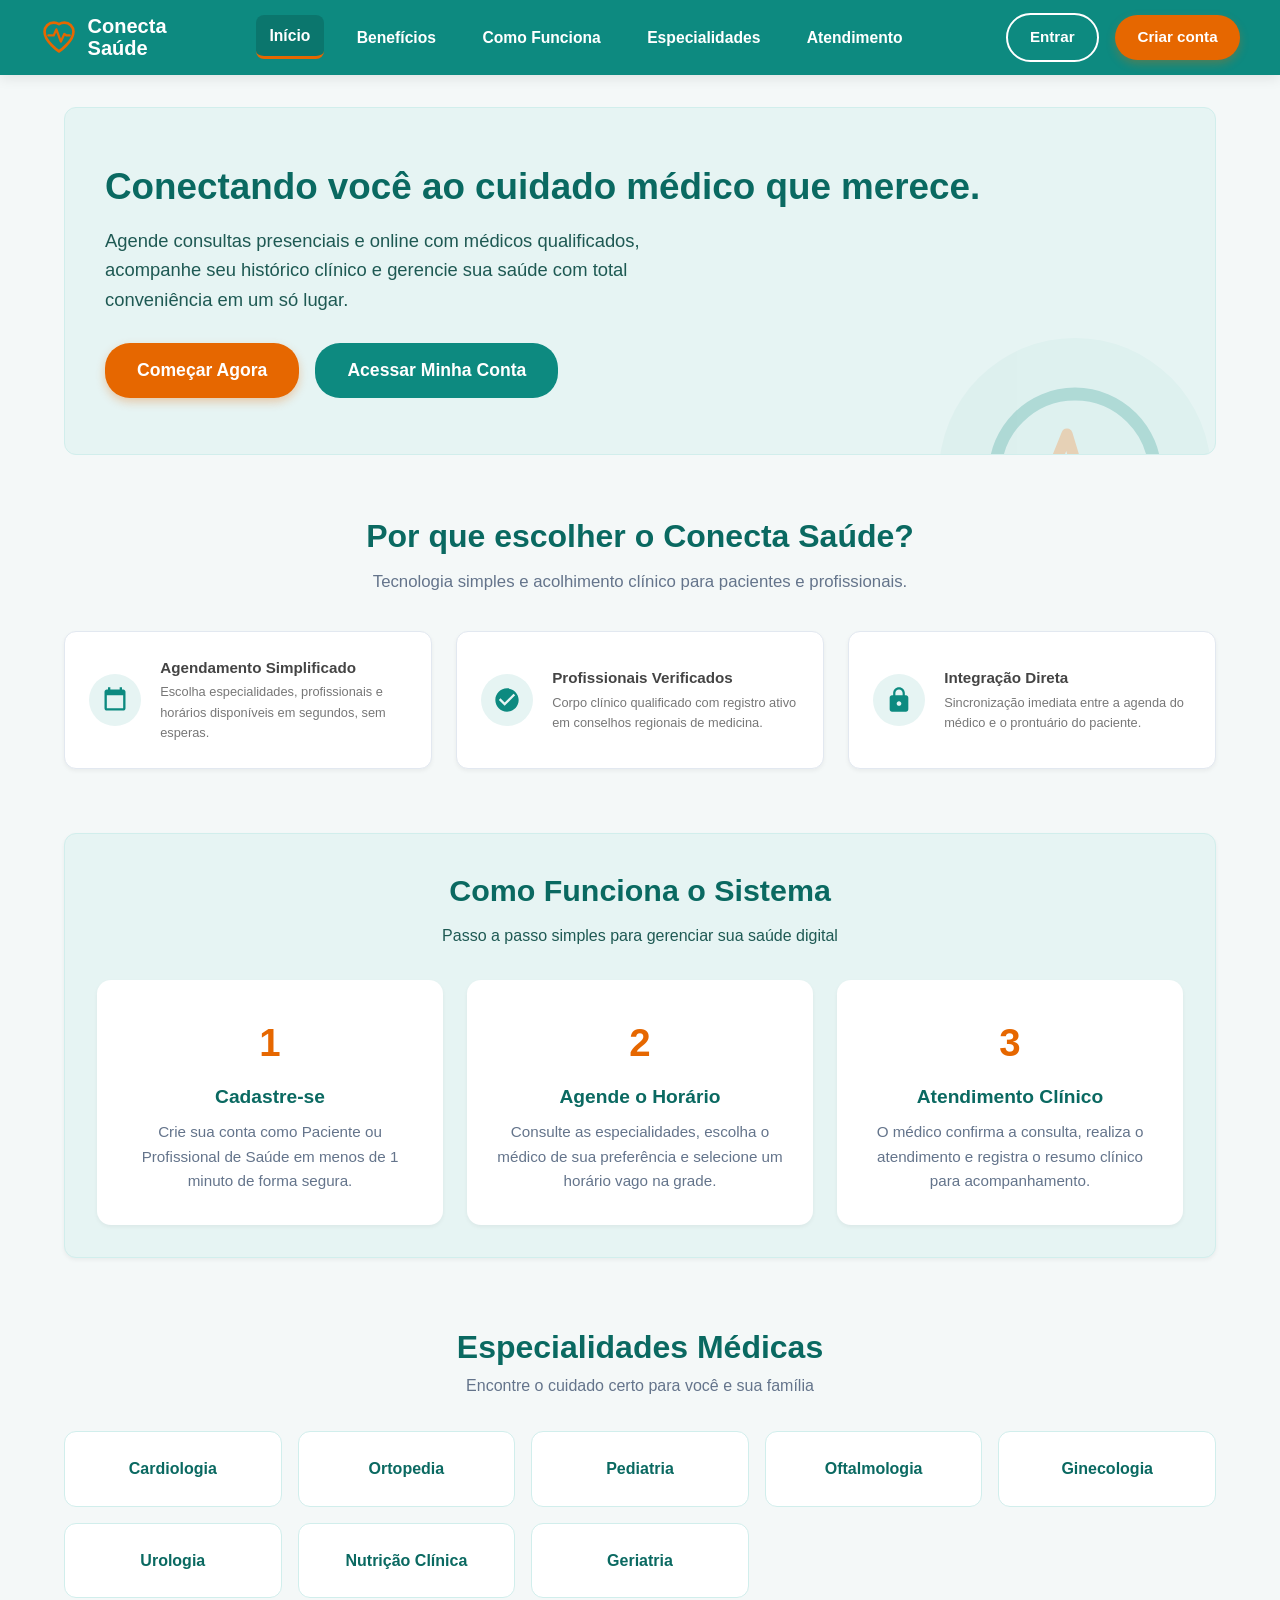
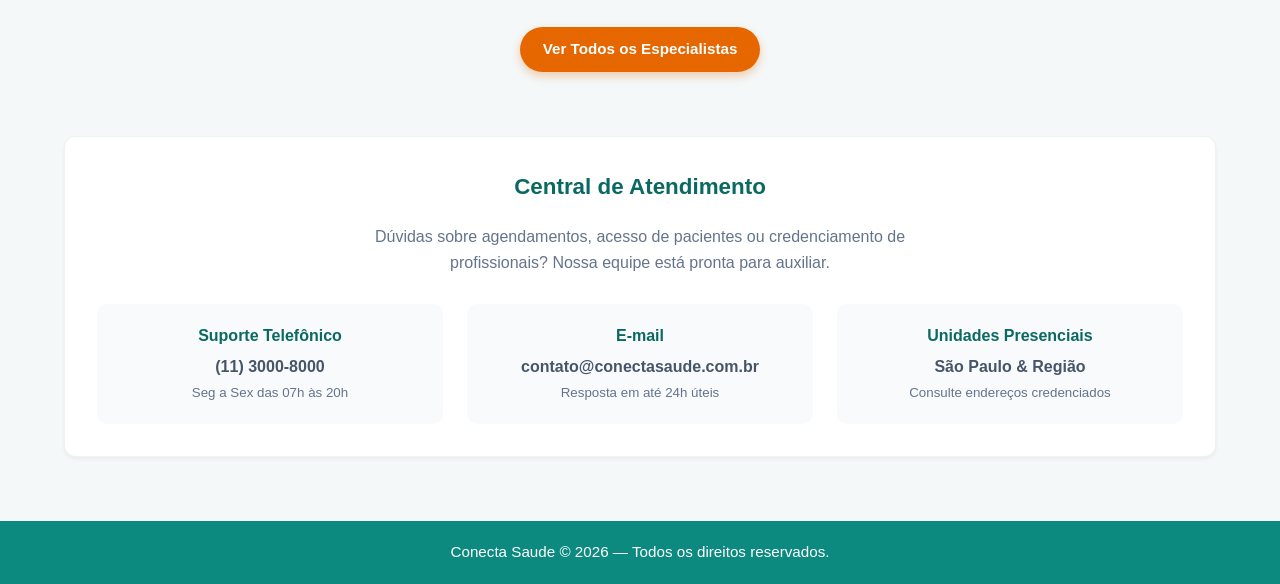
<file: index.html>
<!DOCTYPE html>
<html lang="pt-BR">
<head>
  <meta charset="UTF-8">
  <meta name="viewport" content="width=device-width, initial-scale=1.0">
  <title>Conecta Saúde — Plataforma Completa de Atendimento Médico</title>
  <link rel="stylesheet" href="css/style.css">
  <link rel="stylesheet" href="css/responsivo.css">
</head>
<body>

  <!-- CABEÇALHO -->
  <header class="main-header">
    <div class="header-container">
      <a href="index.html" class="brand-logo" aria-label="Conecta Saúde Página Inicial">
        <svg viewBox="0 0 100 100" fill="none" xmlns="http://www.w3.org/2000/svg">
          <path d="M50 88C50 88 12 62 12 36C12 22.7 22.7 12 36 12C43.5 12 50 16 50 16C50 16 56.5 12 64 12C77.3 12 88 22.7 88 36C88 62 50 88 50 88Z" stroke="#e66700" stroke-width="7" stroke-linecap="round" stroke-linejoin="round"/>
          <path d="M22 46H36L43 30L55 62L64 42L70 46H78" stroke="#e66700" stroke-width="6" stroke-linecap="round" stroke-linejoin="round"/>
        </svg>
        <div class="brand-title-white">
          <span>Conecta</span>
          <span>Saúde</span>
        </div>
      </a>

      <nav aria-label="Menu Principal">
        <ul class="nav-links">
          <li><a href="index.html" class="nav-item active">Início</a></li>
          <li><a href="#beneficios" class="nav-item">Benefícios</a></li>
          <li><a href="#como-funciona" class="nav-item">Como Funciona</a></li>
          <li><a href="#especialidades" class="nav-item">Especialidades</a></li>
          <li><a href="#atendimento" class="nav-item">Atendimento</a></li>
        </ul>
      </nav>

      <div class="header-actions">
        <a href="login.html" class="btn btn-outline-white">Entrar</a>
        <a href="cadastro.html" class="btn btn-orange">Criar conta</a>
        <button class="mobile-menu-toggle" aria-label="Abrir Menu">☰</button>
      </div>
    </div>
  </header>

  <!-- CONTEÚDO PRINCIPAL -->
  <main class="main-content">
    
    <!-- Banner Principal -->
    <section class="dashboard-banner" style="padding: 3.5rem 2.5rem; margin-bottom: 3.5rem;">
      <div class="banner-text">
        <h2 style="font-size: 2.3rem; color: #0a6961; line-height: 1.25;">Conectando você ao cuidado médico que merece.</h2>
        <p style="font-size: 1.15rem; color: #1e5953; margin: 1rem 0 1.8rem; max-width: 620px;">
          Agende consultas presenciais e online com médicos qualificados, acompanhe seu histórico clínico e gerencie sua saúde com total conveniência em um só lugar.
        </p>
        <div style="display: flex; gap: 1rem; flex-wrap: wrap;">
          <a href="cadastro.html" class="btn btn-orange btn-lg">Começar Agora</a>
          <a href="login.html" class="btn btn-teal btn-lg">Acessar Minha Conta</a>
        </div>
      </div>
      <div class="banner-illustration" style="max-width: 320px; width: 100%;">
        <svg viewBox="0 0 200 200" fill="none" xmlns="http://www.w3.org/2000/svg">
          <circle cx="100" cy="100" r="85" fill="#0d8a80" fill-opacity="0.15"/>
          <path d="M50 100C50 72.3858 72.3858 50 100 50C127.614 50 150 72.3858 150 100C150 127.614 127.614 150 100 150" stroke="#0d8a80" stroke-width="8" stroke-linecap="round"/>
          <path d="M65 100H85L95 75L110 125L120 95L128 100H140" stroke="#e66700" stroke-width="7" stroke-linecap="round" stroke-linejoin="round"/>
        </svg>
      </div>
    </section>

    <!-- Benefícios do Sistema -->
    <section id="beneficios" style="margin-bottom: 4rem;">
      <div style="text-align: center; margin-bottom: 2.2rem;">
        <h2 style="color: var(--primary-teal-dark); font-size: 2rem;">Por que escolher o Conecta Saúde?</h2>
        <p style="color: #64748b; font-size: 1.05rem; margin-top: 0.4rem;">Tecnologia simples e acolhimento clínico para pacientes e profissionais.</p>
      </div>

      <div class="stats-grid">
        <div class="stat-card">
          <div class="stat-icon">
            <svg width="28" height="28" viewBox="0 0 24 24" fill="currentColor">
              <path d="M19 3h-1V1h-2v2H8V1H6v2H5c-1.11 0-1.99.9-1.99 2L3 19c0 1.1.89 2 2 2h14c1.1 0 2-.9 2-2V5c0-1.1-.9-2-2-2zm0 16H5V8h14v11z"/>
            </svg>
          </div>
          <div class="stat-info">
            <div class="stat-label">Agendamento Simplificado</div>
            <div class="stat-sub">Escolha especialidades, profissionais e horários disponíveis em segundos, sem esperas.</div>
          </div>
        </div>

        <div class="stat-card">
          <div class="stat-icon">
            <svg width="28" height="28" viewBox="0 0 24 24" fill="currentColor">
              <path d="M12 2C6.48 2 2 6.48 2 12s4.48 10 10 10 10-4.48 10-10S17.52 2 12 2zm-2 15l-5-5 1.41-1.41L10 14.17l7.59-7.59L19 8l-9 9z"/>
            </svg>
          </div>
          <div class="stat-info">
            <div class="stat-label">Profissionais Verificados</div>
            <div class="stat-sub">Corpo clínico qualificado com registro ativo em conselhos regionais de medicina.</div>
          </div>
        </div>

        <div class="stat-card">
          <div class="stat-icon">
            <svg width="28" height="28" viewBox="0 0 24 24" fill="currentColor">
              <path d="M18 8h-1V6c0-2.76-2.24-5-5-5S7 3.24 7 6v2H6c-1.1 0-2 .9-2 2v10c0 1.1.9 2 2 2h12c1.1 0 2-.9 2-2V10c0-1.1-.9-2-2-2zm-6 9c-1.1 0-2-.9-2-2s.9-2 2-2 2 .9 2 2-.9 2-2 2zm3.1-9H8.9V6c0-1.71 1.39-3.1 3.1-3.1 1.71 0 3.1 1.39 3.1 3.1v2z"/>
            </svg>
          </div>
          <div class="stat-info">
            <div class="stat-label">Integração Direta</div>
            <div class="stat-sub">Sincronização imediata entre a agenda do médico e o prontuário do paciente.</div>
          </div>
        </div>
      </div>
    </section>

    <!-- Como Funciona -->
    <section id="como-funciona" class="card-box card-box-teal" style="margin-bottom: 4rem;">
      <h2 class="card-title" style="text-align: center; font-size: 1.9rem; margin-bottom: 0.5rem;">Como Funciona o Sistema</h2>
      <p style="text-align: center; color: #1e5953; margin-bottom: 2rem;">Passo a passo simples para gerenciar sua saúde digital</p>

      <div style="display: grid; grid-template-columns: repeat(auto-fit, minmax(260px, 1fr)); gap: 1.5rem; text-align: center;">
        <div style="background: white; padding: 2rem 1.5rem; border-radius: 14px; box-shadow: var(--shadow-sm);">
          <div style="font-size: 2.4rem; font-weight: 800; color: var(--accent-orange); margin-bottom: 0.5rem;">1</div>
          <h4 style="color: var(--primary-teal-dark); font-size: 1.2rem; margin-bottom: 0.5rem;">Cadastre-se</h4>
          <p style="font-size: 0.95rem; color: #64748b;">Crie sua conta como Paciente ou Profissional de Saúde em menos de 1 minuto de forma segura.</p>
        </div>

        <div style="background: white; padding: 2rem 1.5rem; border-radius: 14px; box-shadow: var(--shadow-sm);">
          <div style="font-size: 2.4rem; font-weight: 800; color: var(--accent-orange); margin-bottom: 0.5rem;">2</div>
          <h4 style="color: var(--primary-teal-dark); font-size: 1.2rem; margin-bottom: 0.5rem;">Agende o Horário</h4>
          <p style="font-size: 0.95rem; color: #64748b;">Consulte as especialidades, escolha o médico de sua preferência e selecione um horário vago na grade.</p>
        </div>

        <div style="background: white; padding: 2rem 1.5rem; border-radius: 14px; box-shadow: var(--shadow-sm);">
          <div style="font-size: 2.4rem; font-weight: 800; color: var(--accent-orange); margin-bottom: 0.5rem;">3</div>
          <h4 style="color: var(--primary-teal-dark); font-size: 1.2rem; margin-bottom: 0.5rem;">Atendimento Clínico</h4>
          <p style="font-size: 0.95rem; color: #64748b;">O médico confirma a consulta, realiza o atendimento e registra o resumo clínico para acompanhamento.</p>
        </div>
      </div>
    </section>

    <!-- Apresentação das Especialidades -->
    <section id="especialidades" style="margin-bottom: 4rem;">
      <div style="text-align: center; margin-bottom: 2rem;">
        <h2 style="color: var(--primary-teal-dark); font-size: 2rem;">Especialidades Médicas</h2>
        <p style="color: #64748b;">Encontre o cuidado certo para você e sua família</p>
      </div>

      <div style="display: grid; grid-template-columns: repeat(auto-fit, minmax(200px, 1fr)); gap: 1rem; text-align: center;">
        <div style="background: white; border: 1.5px solid var(--primary-teal-light); border-radius: 12px; padding: 1.5rem; font-weight: 700; color: var(--primary-teal-dark);">
          Cardiologia
        </div>
        <div style="background: white; border: 1.5px solid var(--primary-teal-light); border-radius: 12px; padding: 1.5rem; font-weight: 700; color: var(--primary-teal-dark);">
          Ortopedia
        </div>
        <div style="background: white; border: 1.5px solid var(--primary-teal-light); border-radius: 12px; padding: 1.5rem; font-weight: 700; color: var(--primary-teal-dark);">
          Pediatria
        </div>
        <div style="background: white; border: 1.5px solid var(--primary-teal-light); border-radius: 12px; padding: 1.5rem; font-weight: 700; color: var(--primary-teal-dark);">
          Oftalmologia
        </div>
        <div style="background: white; border: 1.5px solid var(--primary-teal-light); border-radius: 12px; padding: 1.5rem; font-weight: 700; color: var(--primary-teal-dark);">
          Ginecologia
        </div>
        <div style="background: white; border: 1.5px solid var(--primary-teal-light); border-radius: 12px; padding: 1.5rem; font-weight: 700; color: var(--primary-teal-dark);">
          Urologia
        </div>
        <div style="background: white; border: 1.5px solid var(--primary-teal-light); border-radius: 12px; padding: 1.5rem; font-weight: 700; color: var(--primary-teal-dark);">
          Nutrição Clínica
        </div>
        <div style="background: white; border: 1.5px solid var(--primary-teal-light); border-radius: 12px; padding: 1.5rem; font-weight: 700; color: var(--primary-teal-dark);">
          Geriatria
        </div>
      </div>
      <div style="text-align: center; margin-top: 1.8rem;">
        <a href="login.html" class="btn btn-orange">Ver Todos os Especialistas</a>
      </div>
    </section>

    <!-- Atendimento & Informações -->
    <section id="atendimento" class="card-box" style="margin-bottom: 2rem;">
      <h2 class="card-title" style="text-align: center;">Central de Atendimento</h2>
      <p style="text-align: center; color: #64748b; max-width: 600px; margin: 0 auto 1.8rem;">
        Dúvidas sobre agendamentos, acesso de pacientes ou credenciamento de profissionais? Nossa equipe está pronta para auxiliar.
      </p>

      <div style="display: grid; grid-template-columns: repeat(auto-fit, minmax(240px, 1fr)); gap: 1.5rem; text-align: center;">
        <div style="padding: 1.2rem; background: #f8fafc; border-radius: 10px;">
          <h4 style="color: var(--primary-teal-dark); margin-bottom: 0.3rem;">Suporte Telefônico</h4>
          <p style="color: #475569; font-weight: 600;">(11) 3000-8000</p>
          <small style="color: #64748b;">Seg a Sex das 07h às 20h</small>
        </div>
        <div style="padding: 1.2rem; background: #f8fafc; border-radius: 10px;">
          <h4 style="color: var(--primary-teal-dark); margin-bottom: 0.3rem;">E-mail</h4>
          <p style="color: #475569; font-weight: 600;">contato@conectasaude.com.br</p>
          <small style="color: #64748b;">Resposta em até 24h úteis</small>
        </div>
        <div style="padding: 1.2rem; background: #f8fafc; border-radius: 10px;">
          <h4 style="color: var(--primary-teal-dark); margin-bottom: 0.3rem;">Unidades Presenciais</h4>
          <p style="color: #475569; font-weight: 600;">São Paulo & Região</p>
          <small style="color: #64748b;">Consulte endereços credenciados</small>
        </div>
      </div>
    </section>

  </main>

  <!-- RODAPÉ -->
  <footer class="main-footer">
    Conecta Saude © 2026 — Todos os direitos reservados.
  </footer>

  <script src="js/storage.js"></script>
  <script src="js/app.js"></script>
</body>
</html>
</file>
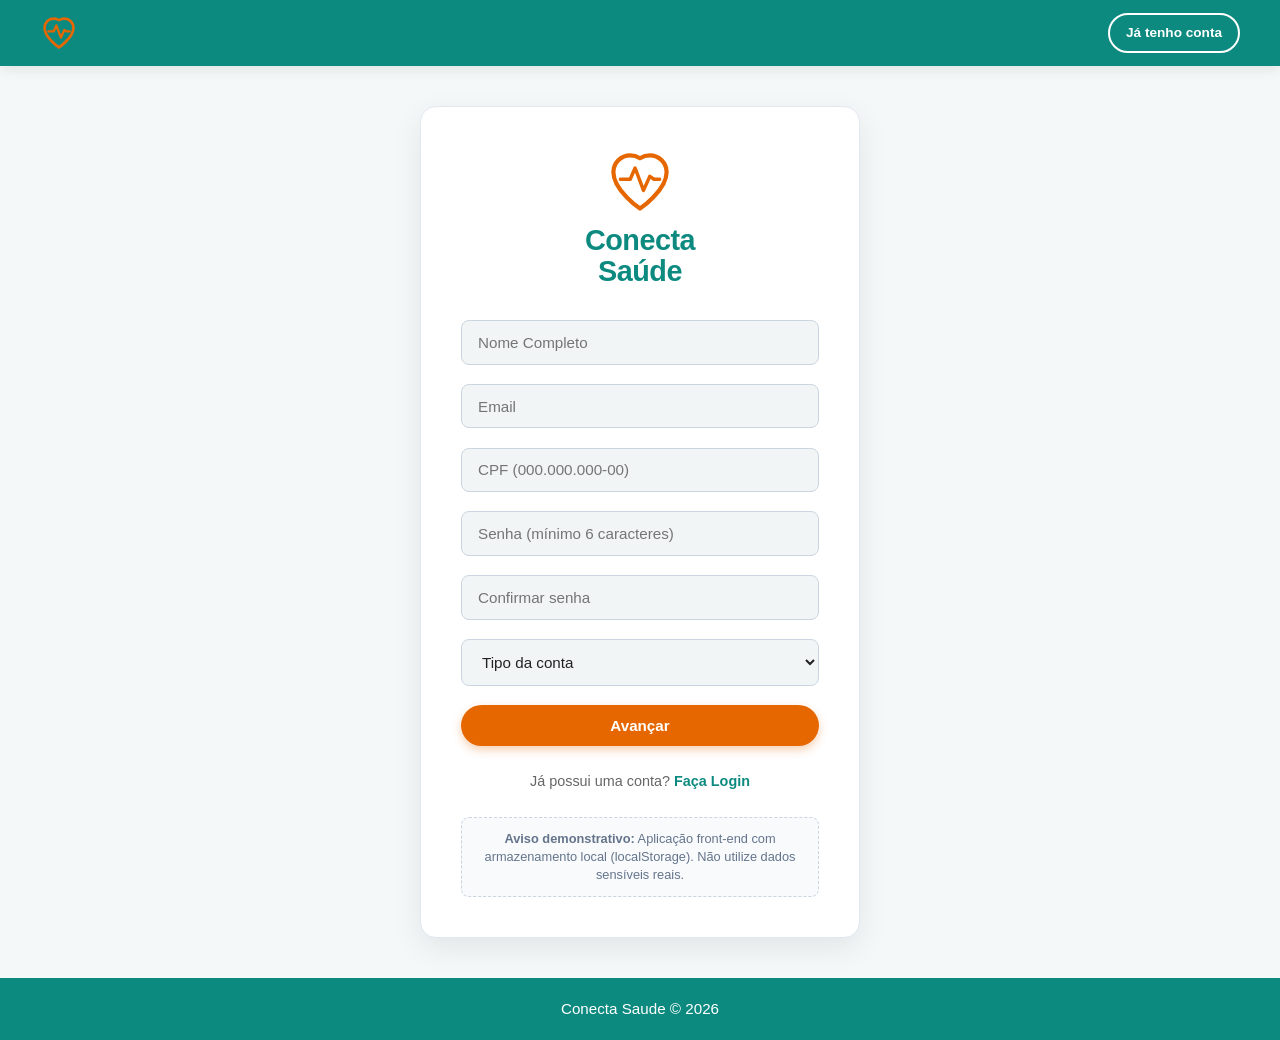
<file: cadastro.html>
<!DOCTYPE html>
<html lang="pt-BR">
<head>
  <meta charset="UTF-8">
  <meta name="viewport" content="width=device-width, initial-scale=1.0">
  <title>Cadastro — Conecta Saúde</title>
  <link rel="stylesheet" href="css/style.css">
  <link rel="stylesheet" href="css/auth.css">
  <link rel="stylesheet" href="css/responsivo.css">
</head>
<body>

  <!-- CABEÇALHO (Wireframe 1) -->
  <header class="main-header">
    <div class="header-container">
      <a href="index.html" class="brand-logo" aria-label="Voltar para a página inicial">
        <svg viewBox="0 0 100 100" fill="none" xmlns="http://www.w3.org/2000/svg">
          <path d="M50 88C50 88 12 62 12 36C12 22.7 22.7 12 36 12C43.5 12 50 16 50 16C50 16 56.5 12 64 12C77.3 12 88 22.7 88 36C88 62 50 88 50 88Z" stroke="#e66700" stroke-width="7" stroke-linecap="round" stroke-linejoin="round"/>
          <path d="M22 46H36L43 30L55 62L64 42L70 46H78" stroke="#e66700" stroke-width="6" stroke-linecap="round" stroke-linejoin="round"/>
        </svg>
      </a>
      <div>
        <a href="login.html" class="btn btn-outline-white btn-sm">Já tenho conta</a>
      </div>
    </div>
  </header>

  <!-- CONTAINER DE CADASTRO -->
  <main class="auth-container">
    <div class="auth-card">
      <div class="auth-logo">
        <svg viewBox="0 0 100 100" fill="none" xmlns="http://www.w3.org/2000/svg">
          <path d="M50 88C50 88 12 62 12 36C12 22.7 22.7 12 36 12C43.5 12 50 16 50 16C50 16 56.5 12 64 12C77.3 12 88 22.7 88 36C88 62 50 88 50 88Z" stroke="#e66700" stroke-width="6" stroke-linecap="round" stroke-linejoin="round"/>
          <path d="M22 46H36L43 30L55 62L64 42L70 46H78" stroke="#e66700" stroke-width="5" stroke-linecap="round" stroke-linejoin="round"/>
        </svg>
        <h1>Conecta<br>Saúde</h1>
      </div>

      <div id="cadastroAlert" class="alert-message"></div>

      <form id="cadastroForm">
        <div class="form-group">
          <input type="text" id="nome" class="form-input" placeholder="Nome Completo" required autocomplete="name">
        </div>

        <div class="form-group">
          <input type="email" id="email" class="form-input" placeholder="Email" required autocomplete="email">
        </div>

        <div class="form-group">
          <input type="text" id="cpf" class="form-input" placeholder="CPF (000.000.000-00)" maxlength="14" required>
        </div>

        <div class="form-group">
          <input type="password" id="senha" class="form-input" placeholder="Senha (mínimo 6 caracteres)" minlength="6" required autocomplete="new-password">
        </div>

        <div class="form-group">
          <input type="password" id="confirmSenha" class="form-input" placeholder="Confirmar senha" minlength="6" required autocomplete="new-password">
        </div>

        <div class="form-group">
          <select id="tipo" class="form-select" required>
            <option value="" disabled selected>Tipo da conta</option>
            <option value="paciente">Paciente</option>
            <option value="profissional">Profissional de Saúde (Médico)</option>
          </select>
        </div>

        <!-- Campos adicionais dinâmicos para Profissional de Saúde -->
        <div id="professionalFields" style="display: none; background: var(--primary-teal-bg); padding: 1rem; border-radius: 8px; margin-bottom: 1.2rem; border: 1.5px solid var(--primary-teal-light);">
          <div class="form-group">
            <label for="especialidade" style="font-size: 0.85rem; color: var(--primary-teal-dark);">Especialidade Médica:</label>
            <select id="especialidade" class="form-select">
              <option value="" disabled selected>Selecione a especialidade</option>
              <option value="Cardiologista">Cardiologista</option>
              <option value="Ortopedista">Ortopedista</option>
              <option value="Pediatra">Pediatra</option>
              <option value="Oftalmologista">Oftalmologista</option>
              <option value="Ginecologista">Ginecologista</option>
              <option value="Urologista">Urologista</option>
              <option value="Nutricionista">Nutricionista</option>
              <option value="Geriatra">Geriatra</option>
              <option value="Clínico Geral">Clínico Geral</option>
              <option value="Dermatologista">Dermatologista</option>
              <option value="Neurologista">Neurologista</option>
            </select>
          </div>

          <div class="form-group" style="margin-bottom: 0;">
            <label for="crm" style="font-size: 0.85rem; color: var(--primary-teal-dark);">Número de Registro Profissional (CRM):</label>
            <input type="text" id="crm" class="form-input" placeholder="Ex: CRM/SP 123456">
          </div>
        </div>

        <div style="text-align: left; margin-top: 1.2rem;">
          <button type="submit" class="btn btn-orange" style="padding: 0.75rem 2.5rem; width: 100%;">Avançar</button>
        </div>
      </form>

      <div class="auth-links" style="margin-top: 1.5rem; justify-content: center;">
        <span>Já possui uma conta? <a href="login.html" class="auth-link" style="color: var(--primary-teal); font-weight: 700;">Faça Login</a></span>
      </div>

      <div class="auth-security-note">
        <strong>Aviso demonstrativo:</strong> Aplicação front-end com armazenamento local (localStorage). Não utilize dados sensíveis reais.
      </div>
    </div>
  </main>

  <footer class="main-footer">
    Conecta Saude © 2026
  </footer>

  <script src="js/storage.js"></script>
  <script src="js/autenticacao.js"></script>
  <script src="js/app.js"></script>
  <script src="js/cadastro.js"></script>
</body>
</html>
</file>
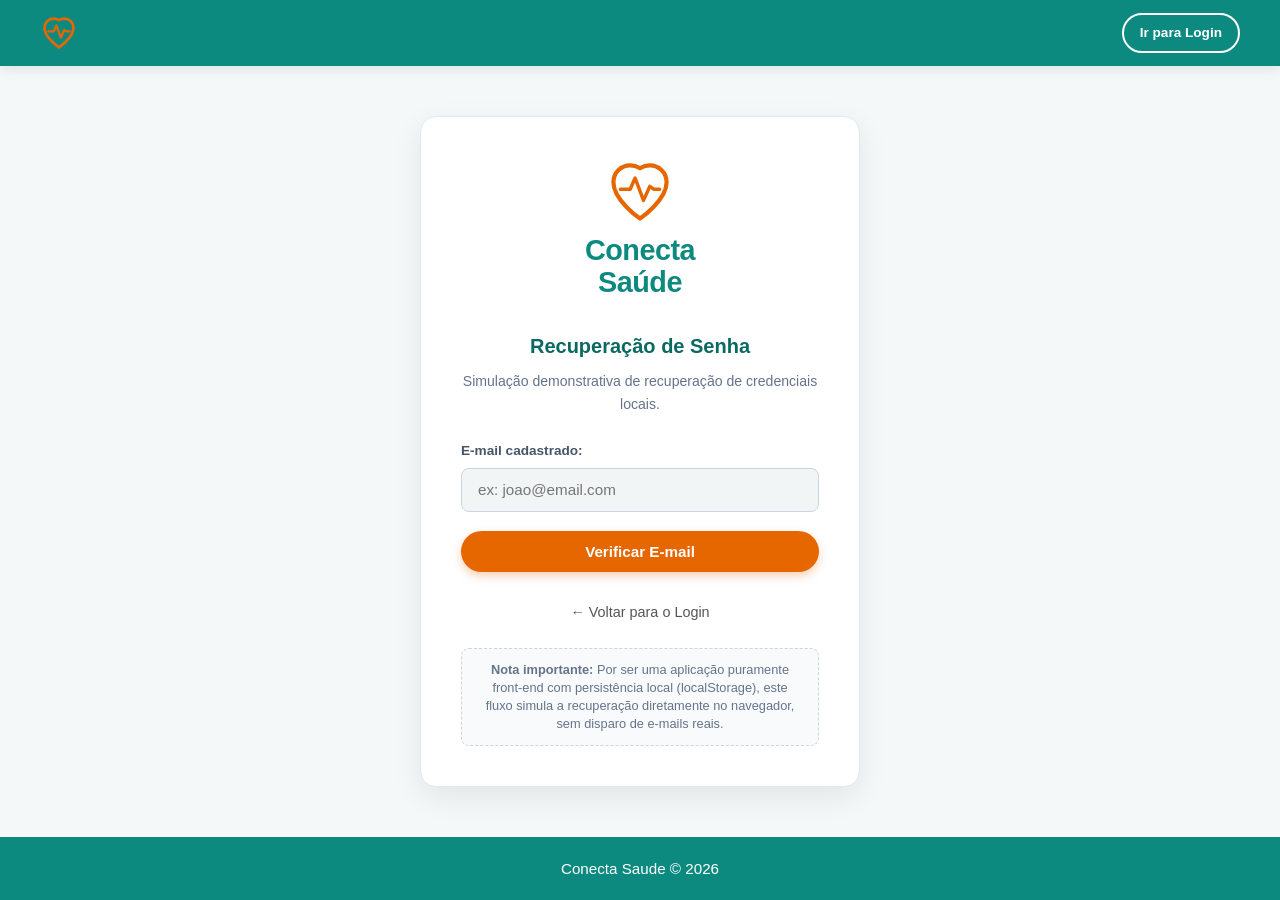
<file: esqueci-senha.html>
<!DOCTYPE html>
<html lang="pt-BR">
<head>
  <meta charset="UTF-8">
  <meta name="viewport" content="width=device-width, initial-scale=1.0">
  <title>Recuperar Senha — Conecta Saúde</title>
  <link rel="stylesheet" href="css/style.css">
  <link rel="stylesheet" href="css/auth.css">
  <link rel="stylesheet" href="css/responsivo.css">
</head>
<body>

  <!-- CABEÇALHO -->
  <header class="main-header">
    <div class="header-container">
      <a href="index.html" class="brand-logo" aria-label="Voltar para a página inicial">
        <svg viewBox="0 0 100 100" fill="none" xmlns="http://www.w3.org/2000/svg">
          <path d="M50 88C50 88 12 62 12 36C12 22.7 22.7 12 36 12C43.5 12 50 16 50 16C50 16 56.5 12 64 12C77.3 12 88 22.7 88 36C88 62 50 88 50 88Z" stroke="#e66700" stroke-width="7" stroke-linecap="round" stroke-linejoin="round"/>
          <path d="M22 46H36L43 30L55 62L64 42L70 46H78" stroke="#e66700" stroke-width="6" stroke-linecap="round" stroke-linejoin="round"/>
        </svg>
      </a>
      <div>
        <a href="login.html" class="btn btn-outline-white btn-sm">Ir para Login</a>
      </div>
    </div>
  </header>

  <!-- CONTAINER DE RECUPERAÇÃO -->
  <main class="auth-container">
    <div class="auth-card">
      <div class="auth-logo">
        <svg viewBox="0 0 100 100" fill="none" xmlns="http://www.w3.org/2000/svg">
          <path d="M50 88C50 88 12 62 12 36C12 22.7 22.7 12 36 12C43.5 12 50 16 50 16C50 16 56.5 12 64 12C77.3 12 88 22.7 88 36C88 62 50 88 50 88Z" stroke="#e66700" stroke-width="6" stroke-linecap="round" stroke-linejoin="round"/>
          <path d="M22 46H36L43 30L55 62L64 42L70 46H78" stroke="#e66700" stroke-width="5" stroke-linecap="round" stroke-linejoin="round"/>
        </svg>
        <h1>Conecta<br>Saúde</h1>
      </div>

      <h3 style="color: var(--primary-teal-dark); margin-bottom: 0.5rem; font-size: 1.25rem; font-weight: 700; text-align: center;">
        Recuperação de Senha
      </h3>
      <p style="font-size: 0.88rem; color: #64748b; margin-bottom: 1.5rem; text-align: center;">
        Simulação demonstrativa de recuperação de credenciais locais.
      </p>

      <div id="recoverAlert" class="alert-message"></div>

      <!-- Etapa 1: Verificação do e-mail cadastrado -->
      <form id="recoverStep1">
        <div class="form-group">
          <label for="recoverEmail" style="font-size: 0.85rem; color: #475569;">E-mail cadastrado:</label>
          <input type="email" id="recoverEmail" class="form-input" placeholder="ex: joao@email.com" required autocomplete="email">
        </div>
        <div style="text-align: left; margin-top: 1.2rem;">
          <button type="submit" class="btn btn-orange" style="padding: 0.75rem 2rem; width: 100%;">Verificar E-mail</button>
        </div>
      </form>

      <!-- Etapa 2: Redefinição de senha -->
      <form id="recoverStep2" style="display: none;">
        <div class="form-group">
          <label for="newPassword" style="font-size: 0.85rem; color: #475569;">Nova senha:</label>
          <input type="password" id="newPassword" class="form-input" placeholder="Mínimo de 6 caracteres" minlength="6" required autocomplete="new-password">
        </div>
        <div class="form-group">
          <label for="confirmNewPassword" style="font-size: 0.85rem; color: #475569;">Confirmar nova senha:</label>
          <input type="password" id="confirmNewPassword" class="form-input" placeholder="Repita a nova senha" minlength="6" required autocomplete="new-password">
        </div>
        <div style="text-align: left; margin-top: 1.2rem;">
          <button type="submit" class="btn btn-orange" style="padding: 0.75rem 2rem; width: 100%;">Salvar Nova Senha</button>
        </div>
      </form>

      <div class="auth-links" style="margin-top: 1.8rem; justify-content: center;">
        <a href="login.html" class="auth-link">← Voltar para o Login</a>
      </div>

      <div class="auth-security-note">
        <strong>Nota importante:</strong> Por ser uma aplicação puramente front-end com persistência local (localStorage), este fluxo simula a recuperação diretamente no navegador, sem disparo de e-mails reais.
      </div>
    </div>
  </main>

  <footer class="main-footer">
    Conecta Saude © 2026
  </footer>

  <script src="js/storage.js"></script>
  <script src="js/autenticacao.js"></script>
  <script src="js/app.js"></script>
  <script src="js/esqueci-senha.js"></script>
</body>
</html>
</file>
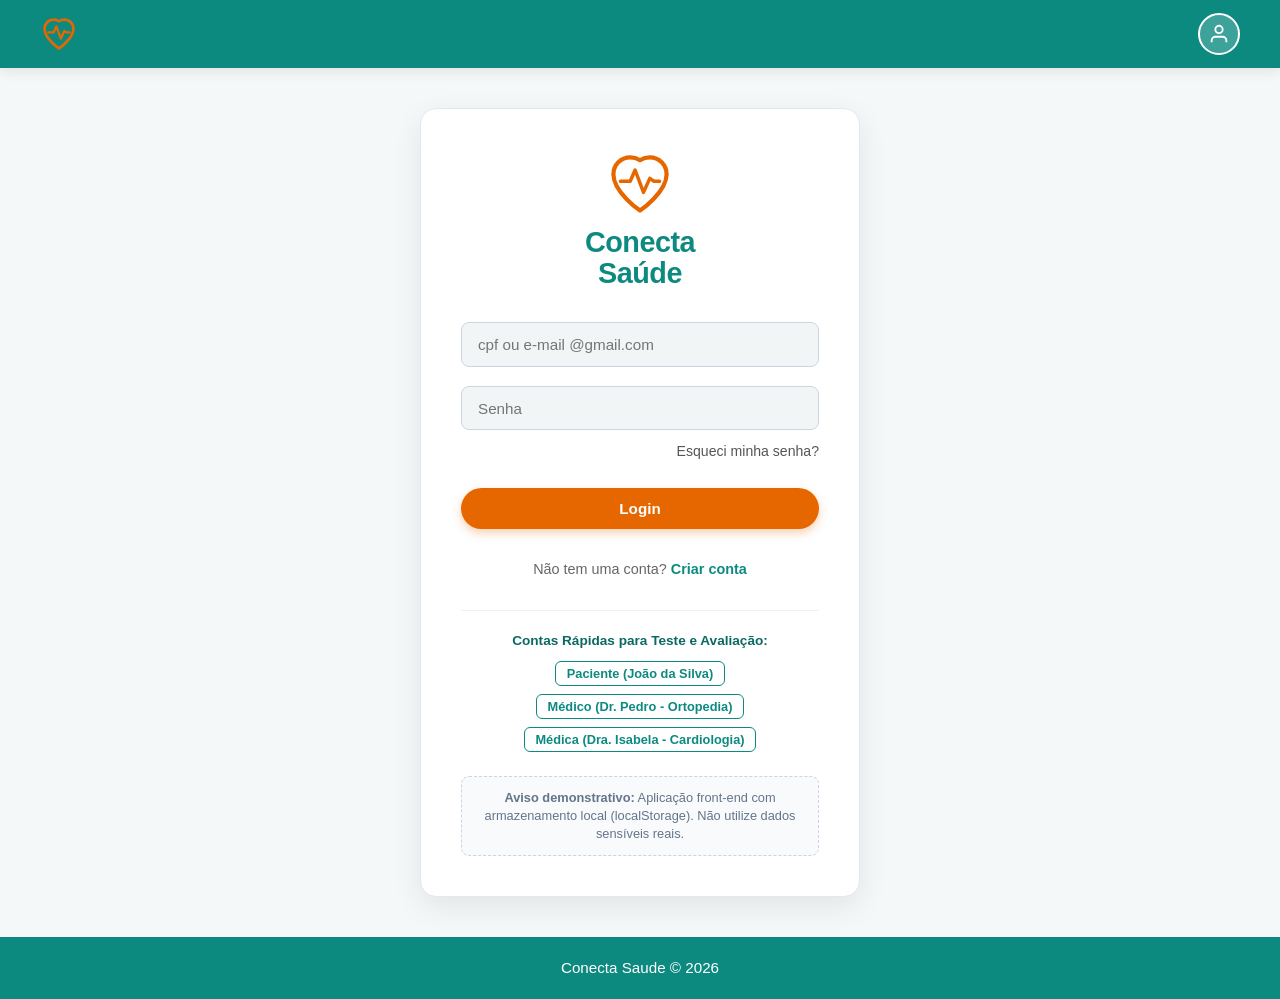
<file: login.html>
<!DOCTYPE html>
<html lang="pt-BR">
<head>
  <meta charset="UTF-8">
  <meta name="viewport" content="width=device-width, initial-scale=1.0">
  <title>Login — Conecta Saúde</title>
  <link rel="stylesheet" href="css/style.css">
  <link rel="stylesheet" href="css/auth.css">
  <link rel="stylesheet" href="css/responsivo.css">
</head>
<body>

  <!-- CABEÇALHO (Wireframe 2) -->
  <header class="main-header">
    <div class="header-container">
      <a href="index.html" class="brand-logo" aria-label="Voltar para a página inicial">
        <svg viewBox="0 0 100 100" fill="none" xmlns="http://www.w3.org/2000/svg">
          <path d="M50 88C50 88 12 62 12 36C12 22.7 22.7 12 36 12C43.5 12 50 16 50 16C50 16 56.5 12 64 12C77.3 12 88 22.7 88 36C88 62 50 88 50 88Z" stroke="#e66700" stroke-width="7" stroke-linecap="round" stroke-linejoin="round"/>
          <path d="M22 46H36L43 30L55 62L64 42L70 46H78" stroke="#e66700" stroke-width="6" stroke-linecap="round" stroke-linejoin="round"/>
        </svg>
      </a>

      <div class="header-actions">
        <div class="user-profile-icon" title="Usuário">
          <svg width="22" height="22" viewBox="0 0 24 24" fill="none" stroke="currentColor" stroke-width="2">
            <path d="M20 21v-2a4 4 0 0 0-4-4H8a4 4 0 0 0-4 4v2"></path>
            <circle cx="12" cy="7" r="4"></circle>
          </svg>
        </div>
        <button class="mobile-menu-toggle" aria-label="Abrir Menu">☰</button>
      </div>
    </div>
  </header>

  <!-- CONTAINER DE LOGIN (Wireframe 2) -->
  <main class="auth-container">
    <div class="auth-card">
      <div class="auth-logo">
        <svg viewBox="0 0 100 100" fill="none" xmlns="http://www.w3.org/2000/svg">
          <path d="M50 88C50 88 12 62 12 36C12 22.7 22.7 12 36 12C43.5 12 50 16 50 16C50 16 56.5 12 64 12C77.3 12 88 22.7 88 36C88 62 50 88 50 88Z" stroke="#e66700" stroke-width="6" stroke-linecap="round" stroke-linejoin="round"/>
          <path d="M22 46H36L43 30L55 62L64 42L70 46H78" stroke="#e66700" stroke-width="5" stroke-linecap="round" stroke-linejoin="round"/>
        </svg>
        <h1>Conecta<br>Saúde</h1>
      </div>

      <div id="loginAlert" class="alert-message"></div>

      <form id="loginForm">
        <div class="form-group">
          <input type="text" id="userInput" class="form-input" placeholder="cpf ou e-mail @gmail.com" required autocomplete="username">
        </div>

        <div class="form-group" style="margin-bottom: 0.5rem;">
          <input type="password" id="passwordInput" class="form-input" placeholder="Senha" required autocomplete="current-password">
        </div>

        <div style="text-align: right; margin-bottom: 1.5rem;">
          <a href="esqueci-senha.html" class="auth-link" style="font-size: 0.88rem;">Esqueci minha senha?</a>
        </div>

        <div style="text-align: left;">
          <button type="submit" class="btn btn-orange" style="padding: 0.75rem 2.8rem; width: 100%;">Login</button>
        </div>
      </form>

      <div class="auth-links" style="margin-top: 1.8rem; justify-content: center;">
        <span>Não tem uma conta? <a href="cadastro.html" class="auth-link" style="color: var(--primary-teal); font-weight: 700;">Criar conta</a></span>
      </div>

      <!-- Credenciais de Demonstração Rápidas -->
      <div style="margin-top: 1.8rem; border-top: 1px solid #edf2f7; padding-top: 1.2rem;">
        <p style="font-size: 0.85rem; font-weight: 700; color: var(--primary-teal-dark); margin-bottom: 0.6rem; text-align: center;">
          Contas Rápidas para Teste e Avaliação:
        </p>
        <div style="display: flex; gap: 0.5rem; flex-wrap: wrap; justify-content: center;">
          <button type="button" class="btn btn-outline-teal btn-xs" onclick="fillDemo('joao@email.com', '123456')">
            Paciente (João da Silva)
          </button>
          <button type="button" class="btn btn-outline-teal btn-xs" onclick="fillDemo('pedro@conectasaude.com', '123456')">
            Médico (Dr. Pedro - Ortopedia)
          </button>
          <button type="button" class="btn btn-outline-teal btn-xs" onclick="fillDemo('isabela@conectasaude.com', '123456')">
            Médica (Dra. Isabela - Cardiologia)
          </button>
        </div>
      </div>

      <div class="auth-security-note">
        <strong>Aviso demonstrativo:</strong> Aplicação front-end com armazenamento local (localStorage). Não utilize dados sensíveis reais.
      </div>
    </div>
  </main>

  <footer class="main-footer">
    Conecta Saude © 2026
  </footer>

  <script src="js/storage.js"></script>
  <script src="js/autenticacao.js"></script>
  <script src="js/app.js"></script>
  <script src="js/login.js"></script>

  <script>
    function fillDemo(email, pass) {
      document.getElementById('userInput').value = email;
      document.getElementById('passwordInput').value = pass;
    }
  </script>
</body>
</html>
</file>
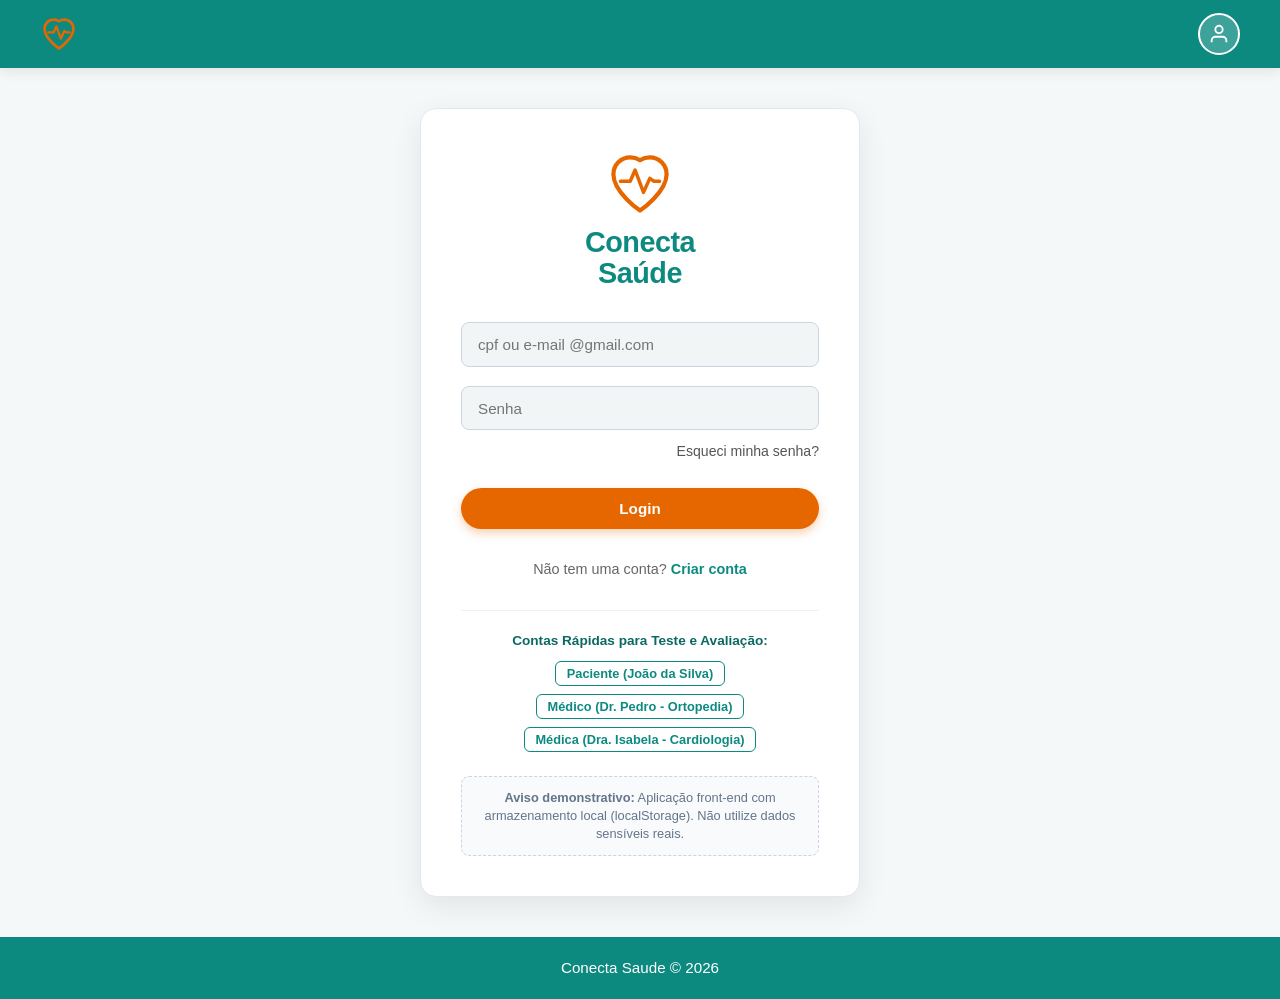
<file: paciente.html>
<!DOCTYPE html>
<html lang="pt-BR">
<head>
  <meta charset="UTF-8">
  <meta name="viewport" content="width=device-width, initial-scale=1.0">
  <title>Área do Paciente — Conecta Saúde</title>
  <link rel="stylesheet" href="css/style.css">
  <link rel="stylesheet" href="css/paciente.css">
  <link rel="stylesheet" href="css/responsivo.css">
</head>
<body>

  <!-- CABEÇALHO DO PACIENTE (Wireframe 3) -->
  <header class="main-header">
    <div class="header-container">
      <a href="paciente.html" class="brand-logo" aria-label="Conecta Saúde Área do Paciente">
        <svg viewBox="0 0 100 100" fill="none" xmlns="http://www.w3.org/2000/svg">
          <path d="M50 88C50 88 12 62 12 36C12 22.7 22.7 12 36 12C43.5 12 50 16 50 16C50 16 56.5 12 64 12C77.3 12 88 22.7 88 36C88 62 50 88 50 88Z" stroke="#e66700" stroke-width="7" stroke-linecap="round" stroke-linejoin="round"/>
          <path d="M22 46H36L43 30L55 62L64 42L70 46H78" stroke="#e66700" stroke-width="6" stroke-linecap="round" stroke-linejoin="round"/>
        </svg>
        <div class="brand-title-white">
          <span>Conecta</span>
          <span>Saúde</span>
        </div>
      </a>

      <!-- Menu Principal Interno -->
      <nav aria-label="Navegação do Paciente">
        <ul class="nav-links">
          <li>
            <a href="#inicio" class="nav-item patient-nav-item active" data-view="inicio">
              <svg viewBox="0 0 24 24"><path d="M10 20v-6h4v6h5v-8h3L12 3 2 12h3v8z"/></svg>
              Início
            </a>
          </li>
          <li>
            <a href="#profissionais" class="nav-item patient-nav-item" data-view="profissionais">
              <svg viewBox="0 0 24 24"><path d="M19 13h-6v6h-2v-6H5v-2h6V5h2v6h6v2z"/></svg>
              Profissionais
            </a>
          </li>
          <li>
            <a href="#consultas" class="nav-item patient-nav-item" data-view="consultas">
              <svg viewBox="0 0 24 24"><path d="M19 3H5c-1.1 0-1.99.9-1.99 2L3 19c0 1.1.89 2 2 2h14c1.1 0 2-.9 2-2V5c0-1.1-.9-2-2-2zm0 16H5V8h14v11z"/></svg>
              Consultas
            </a>
          </li>
        </ul>
      </nav>

      <!-- Ações do Cabeçalho -->
      <div class="header-actions">
        <button id="openScheduleBtn" class="btn btn-orange" aria-label="Agendar Nova Consulta">
          <svg width="20" height="20" viewBox="0 0 24 24" fill="currentColor">
            <path d="M19 3H5c-1.1 0-1.99.9-1.99 2L3 19c0 1.1.89 2 2 2h14c1.1 0 2-.9 2-2V5c0-1.1-.9-2-2-2zm-2 10h-4v4h-2v-4H7v-2h4V7h2v4h4v2z"/>
          </svg>
          Agendar
        </button>

        <!-- Dropdown de Perfil -->
        <div class="user-profile-wrapper">
          <div class="user-profile-icon" title="Menu do Usuário">
            <img id="patientHeaderAvatar" src="https://images.unsplash.com/photo-1534528741775-53994a69daeb?auto=format&fit=crop&w=250&q=80" alt="Avatar do Paciente">
          </div>
          <div class="user-dropdown-menu">
            <div class="dropdown-user-header">
              <strong id="patientNameDisplay">Paciente</strong>
              <span>Área do Paciente</span>
            </div>
            <a class="dropdown-item patient-nav-item" data-view="perfil" href="#perfil">
              <svg width="18" height="18" viewBox="0 0 24 24" fill="none" stroke="currentColor" stroke-width="2"><path d="M20 21v-2a4 4 0 0 0-4-4H8a4 4 0 0 0-4 4v2"></path><circle cx="12" cy="7" r="4"></circle></svg>
              Meu Perfil
            </a>
            <a class="dropdown-item patient-nav-item" data-view="consultas" href="#consultas">
              <svg width="18" height="18" viewBox="0 0 24 24" fill="none" stroke="currentColor" stroke-width="2"><rect x="3" y="4" width="18" height="18" rx="2" ry="2"></rect><line x1="16" y1="2" x2="16" y2="6"></line><line x1="8" y1="2" x2="8" y2="6"></line><line x1="3" y1="10" x2="21" y2="10"></line></svg>
              Minhas Consultas
            </a>
            <a class="dropdown-item logout" onclick="logout()" href="javascript:void(0);">
              <svg width="18" height="18" viewBox="0 0 24 24" fill="none" stroke="currentColor" stroke-width="2"><path d="M9 21H5a2 2 0 0 1-2-2V5a2 2 0 0 1 2-2h4"></path><polyline points="16 17 21 12 16 7"></polyline><line x1="21" y1="12" x2="9" y2="12"></line></svg>
              Sair da Conta
            </a>
          </div>
        </div>

        <button class="mobile-menu-toggle" aria-label="Abrir Menu">☰</button>
      </div>
    </div>
  </header>

  <!-- CONTEÚDO PRINCIPAL (COM ABAS/SEÇÕES DINÂMICAS) -->
  <main class="main-content">

    <!-- SEÇÃO 1: PAINEL INICIAL (Wireframe 3) -->
    <section id="view-inicio" class="patient-view-section">
      
      <!-- Linha Superior: Foto + Boas-vindas -->
      <div class="dashboard-grid-patient">
        <div class="photo-card" style="border: 2.5px solid var(--primary-teal-light);">
          <img src="https://images.unsplash.com/photo-1622253692010-333f2da6031d?auto=format&fit=crop&w=800&q=80" alt="Médico e Paciente em Atendimento Clínico">
        </div>

        <div class="card-box card-box-teal" style="display: flex; flex-direction: column; justify-content: center; padding: 2.5rem;">
          <h2 style="color: var(--primary-teal-dark); font-size: 1.8rem; font-weight: 800; margin-bottom: 0.8rem;">
            Bem-vindo(a) ao Conecta Saúde, <span id="patientWelcomeName">Paciente</span>!
          </h2>
          <p style="color: #1e5953; font-size: 1.12rem; line-height: 1.6; font-weight: 500;">
            Cuide da sua saúde de forma simples e segura. Agende consultas, acompanhe seu histórico médico e encontre profissionais qualificados em poucos cliques.
          </p>
          <div style="margin-top: 1.5rem; display: flex; gap: 0.8rem; flex-wrap: wrap;">
            <button class="btn btn-orange btn-sm" onclick="openScheduleModal()">+ Nova Consulta</button>
            <button class="btn btn-outline-teal btn-sm" onclick="switchView('consultas')">Ver Meu Histórico</button>
          </div>
        </div>
      </div>

      <!-- Linha Inferior: Suas próximas consultas + Foto -->
      <div class="dashboard-grid-patient">
        <div class="card-box card-box-teal" style="padding: 1.8rem;">
          <div style="display: flex; justify-content: space-between; align-items: center; margin-bottom: 1.2rem;">
            <h3 class="card-title" style="margin-bottom: 0; font-size: 1.35rem;">Suas próximas consultas</h3>
            <span id="patientUpcomingCount" class="pac-status-tag status-confirmed">0</span>
          </div>

          <!-- Lista de Agendamentos Próximos -->
          <div id="patientUpcomingContainer" class="appointment-list">
          </div>
        </div>

        <div class="photo-card" style="border: 2.5px solid var(--primary-teal-light);">
          <img src="https://images.unsplash.com/photo-1576091160399-112ba8d25d1d?auto=format&fit=crop&w=800&q=80" alt="Atendimento Médico Confortável">
        </div>
      </div>
    </section>

    <!-- SEÇÃO 2: PROFISSIONAIS & ESPECIALIDADES (Wireframe 5) -->
    <section id="view-profissionais" class="patient-view-section" style="display: none;">
      <h2 class="specialties-section-title">Conheça nossos profissionais</h2>

      <!-- Grid de 8 botões de Especialidade (Wireframe 5) -->
      <div id="specialtiesGridContainer" class="specialties-grid">
      </div>

      <div style="text-align: center; margin-bottom: 2.5rem;">
        <button class="btn btn-orange btn-lg" onclick="renderDoctorsList(null)">Ver Todos os Médicos...</button>
      </div>

      <!-- Listagem de Cards de Médicos -->
      <div class="card-box" style="margin-top: 2rem;">
        <h3 id="doctorsListTitle" class="card-title">Todos os Profissionais Disponíveis</h3>
        <div id="doctorsListCardsContainer" class="doctors-list-grid">
        </div>
      </div>
    </section>

    <!-- SEÇÃO 3: MINHAS CONSULTAS & HISTÓRICO (Wireframe 7) -->
    <section id="view-consultas" class="patient-view-section" style="display: none;">
      <div class="consultas-page-container">
        
        <!-- Faixa Vertical Laranja 'CONSULTAS' (Wireframe 7) -->
        <aside class="consultas-vertical-banner">
          <div class="consultas-vertical-text">CONSULTAS</div>
        </aside>

        <!-- Área Principal de Consultas e Exames -->
        <div class="consultas-main-area">
          
          <!-- Tabela de Consultas com Abas -->
          <div class="table-container">
            <div class="table-header-title">
              <span>Histórico de Atendimentos</span>
            </div>

            <div style="padding: 1rem 1.5rem 0;">
              <div class="filter-tabs-row">
                <button class="filter-tab-btn active" onclick="filterConsultasTable('todas', this)">Todas</button>
                <button class="filter-tab-btn" onclick="filterConsultasTable('proximas', this)">Próximas</button>
                <button class="filter-tab-btn" onclick="filterConsultasTable('realizadas', this)">Realizadas</button>
                <button class="filter-tab-btn" onclick="filterConsultasTable('canceladas', this)">Canceladas</button>
              </div>
            </div>

            <table class="custom-table">
              <thead>
                <tr>
                  <th>Data/Hora</th>
                  <th>Profissional</th>
                  <th>Especialidade</th>
                  <th>Tipo</th>
                  <th>Motivo</th>
                  <th>Status</th>
                  <th>Ações</th>
                </tr>
              </thead>
              <tbody id="patientConsultasTableBody">
              </tbody>
            </table>
          </div>

          <!-- Seção de Exames (Wireframe 7) -->
          <div class="exams-section-box">
            <h3 class="exams-section-title">Exames & Laudos</h3>

            <div class="exams-tabs-header">
              <span class="exams-tab-link" onclick="showToast('Filtrando exames pendentes', 'info')">Pendentes</span>
              <span class="exams-tab-link active" onclick="showToast('Exames realizados exibidos', 'info')">Realizados</span>
              <span class="exams-tab-link" onclick="showToast('Nenhum exame cancelado', 'info')">Cancelados</span>
            </div>

            <div class="exam-item-card">
              <div class="exam-item-left">
                <svg class="exam-icon" viewBox="0 0 24 24" fill="none" stroke="currentColor" stroke-width="2">
                  <path d="M22 12h-4l-3 9L9 3l-3 9H2"></path>
                </svg>
                <div>
                  <h4 class="exam-title">Eletrocardiograma de Repouso</h4>
                  <p class="exam-date">Realizado em: 16/02/2026 — Dra. Isabela Martins</p>
                </div>
              </div>
              <button class="exam-action-btn" onclick="viewExamModal('Eletrocardiograma de Repouso', '16/02/2026')">
                Ver resultado &darr;
              </button>
            </div>

            <div class="exam-item-card">
              <div class="exam-item-left">
                <svg class="exam-icon" viewBox="0 0 24 24" fill="none" stroke="currentColor" stroke-width="2">
                  <path d="M14 2H6a2 2 0 0 0-2 2v16a2 2 0 0 0 2 2h12a2 2 0 0 0 2-2V8z"></path>
                  <polyline points="14 2 14 8 20 8"></polyline>
                  <line x1="16" y1="13" x2="8" y2="13"></line>
                  <line x1="16" y1="17" x2="8" y2="17"></line>
                  <polyline points="10 9 9 9 8 9"></polyline>
                </svg>
                <div>
                  <h4 class="exam-title">Exame de Sangue Completo (Hemograma + Lipídico)</h4>
                  <p class="exam-date">Realizado em: 11/01/2026 — Laboratório Central</p>
                </div>
              </div>
              <button class="exam-action-btn" onclick="viewExamModal('Exame de Sangue Completo', '11/01/2026')">
                Ver resultado &darr;
              </button>
            </div>

          </div>

        </div>
      </div>
    </section>

    <!-- SEÇÃO 4: PERFIL DO PACIENTE -->
    <section id="view-perfil" class="patient-view-section" style="display: none;">
      <div style="max-width: 700px; margin: 0 auto;">
        <div class="card-box" style="margin-bottom: 2rem;">
          <h2 class="card-title">Meu Perfil</h2>
          <div id="profileAlert" class="alert-message"></div>

          <form id="patientProfileForm">
            <div class="form-group">
              <label for="profileNome">Nome Completo:</label>
              <input type="text" id="profileNome" class="form-input" required>
            </div>

            <div class="form-group">
              <label for="profileEmail">E-mail:</label>
              <input type="email" id="profileEmail" class="form-input" required>
            </div>

            <div class="form-group">
              <label for="profileCpf">CPF (Registro fixo):</label>
              <input type="text" id="profileCpf" class="form-input" disabled style="background-color: #f1f5f9; cursor: not-allowed;">
            </div>

            <div class="form-group">
              <label for="profileTelefone">Telefone / WhatsApp:</label>
              <input type="text" id="profileTelefone" class="form-input" placeholder="(11) 98765-4321">
            </div>

            <div style="text-align: right; margin-top: 1.5rem;">
              <button type="submit" class="btn btn-teal">Salvar Informações</button>
            </div>
          </form>
        </div>

        <!-- Alteração de Senha -->
        <div class="card-box">
          <h3 class="card-title" style="font-size: 1.25rem;">Segurança & Senha</h3>
          <div id="profilePassAlert" class="alert-message"></div>

          <form id="patientPasswordForm">
            <div class="form-group">
              <label for="profileCurrentPass">Senha Atual:</label>
              <input type="password" id="profileCurrentPass" class="form-input" required autocomplete="current-password">
            </div>

            <div class="form-group">
              <label for="profileNewPass">Nova Senha:</label>
              <input type="password" id="profileNewPass" class="form-input" minlength="6" required autocomplete="new-password">
            </div>

            <div class="form-group">
              <label for="profileConfirmNewPass">Confirmar Nova Senha:</label>
              <input type="password" id="profileConfirmNewPass" class="form-input" minlength="6" required autocomplete="new-password">
            </div>

            <div style="text-align: right; margin-top: 1.5rem;">
              <button type="submit" class="btn btn-orange">Atualizar Senha</button>
            </div>
          </form>
        </div>
      </div>
    </section>

  </main>

  <!-- MODAL DE AGENDAMENTO (Wireframe 8) -->
  <div id="scheduleModal" class="modal-overlay">
    <div class="modal-box" style="max-width: 820px;">
      <div class="modal-header">
        <div>
          <h3 style="margin-bottom: 0.2rem;">Agendar uma nova consulta</h3>
          <p style="color: #64748b; font-size: 0.9rem;">Preencha os dados abaixo para agendar seu atendimento</p>
        </div>
        <button id="closeScheduleModalBtn" class="modal-close" aria-label="Fechar">&times;</button>
      </div>

      <div id="modalScheduleAlert" class="alert-message"></div>

      <div class="booking-layout-grid">
        <!-- Formulário de Agendamento (Esquerda) -->
        <form id="bookingForm">
          <div class="form-group">
            <label for="scheduleEspecialidade">Especialidade:</label>
            <select id="scheduleEspecialidade" class="form-select">
              <option value="">Todas as especialidades</option>
            </select>
          </div>

          <div class="form-group">
            <label for="scheduleProfissional">Profissional:</label>
            <select id="scheduleProfissional" class="form-select" required>
              <option value="" disabled selected>Selecione um profissional</option>
            </select>
          </div>

          <div style="display: grid; grid-template-columns: 1.2fr 1fr; gap: 0.8rem;">
            <div class="form-group">
              <label for="scheduleData">Data da consulta:</label>
              <input type="date" id="scheduleData" class="form-input" required>
            </div>

            <div class="form-group">
              <label for="schedulePeriodo">Período:</label>
              <select id="schedulePeriodo" class="form-select">
                <option value="todos">Todos</option>
                <option value="manha">Manhã</option>
                <option value="tarde">Tarde</option>
              </select>
            </div>
          </div>

          <!-- Horários Disponíveis Dinâmicos -->
          <div class="form-group">
            <label>Horários disponíveis:</label>
            <div id="availableSlotsContainer" class="time-slots-grid">
            </div>
          </div>

          <div class="form-group">
            <label for="scheduleMotivo">Motivo da consulta (opcional):</label>
            <input type="text" id="scheduleMotivo" class="form-input" placeholder="Descreva brevemente seus sintomas ou motivo">
          </div>

          <div style="margin-top: 1.5rem;">
            <button type="submit" class="btn btn-teal" style="width: 100%; padding: 0.85rem; font-size: 1.05rem;">
              Confirmar Agendamento
            </button>
          </div>
        </form>

        <!-- Passos Ilustrativos (Direita - Wireframe 8) -->
        <div class="booking-steps-column">
          <div class="step-card">
            <div class="step-number">1</div>
            <div class="step-text">
              <h4>Escolha</h4>
              <p>Selecione a especialidade e o profissional desejado.</p>
            </div>
          </div>

          <div class="step-card">
            <div class="step-number">2</div>
            <div class="step-text">
              <h4>Data e horário</h4>
              <p>Escolha o dia e o horário ideal na grade de atendimento.</p>
            </div>
          </div>

          <div class="step-card">
            <div class="step-number">3</div>
            <div class="step-text">
              <h4>Confirmação</h4>
              <p>Revise as informações e confirme seu agendamento no sistema.</p>
            </div>
          </div>
        </div>
      </div>
    </div>
  </div>

  <!-- MODAL DE VISUALIZAÇÃO DE LAUDO / PRONTUÁRIO -->
  <div id="summaryModal" class="modal-overlay">
    <div class="modal-box" style="max-width: 580px;">
      <div class="modal-header">
        <h3>Prontuário / Resumo Clínico</h3>
        <button class="modal-close" onclick="closeSummaryModal()">&times;</button>
      </div>
      <div id="summaryModalContent"></div>
      <div style="text-align: right; margin-top: 1.5rem;">
        <button class="btn btn-teal btn-sm" onclick="closeSummaryModal()">Fechar</button>
      </div>
    </div>
  </div>

  <!-- RODAPÉ -->
  <footer class="main-footer">
    Conecta Saude © 2026
  </footer>

  <script src="js/storage.js"></script>
  <script src="js/autenticacao.js"></script>
  <script src="js/app.js"></script>
  <script src="js/paciente.js"></script>
</body>
</html>
</file>
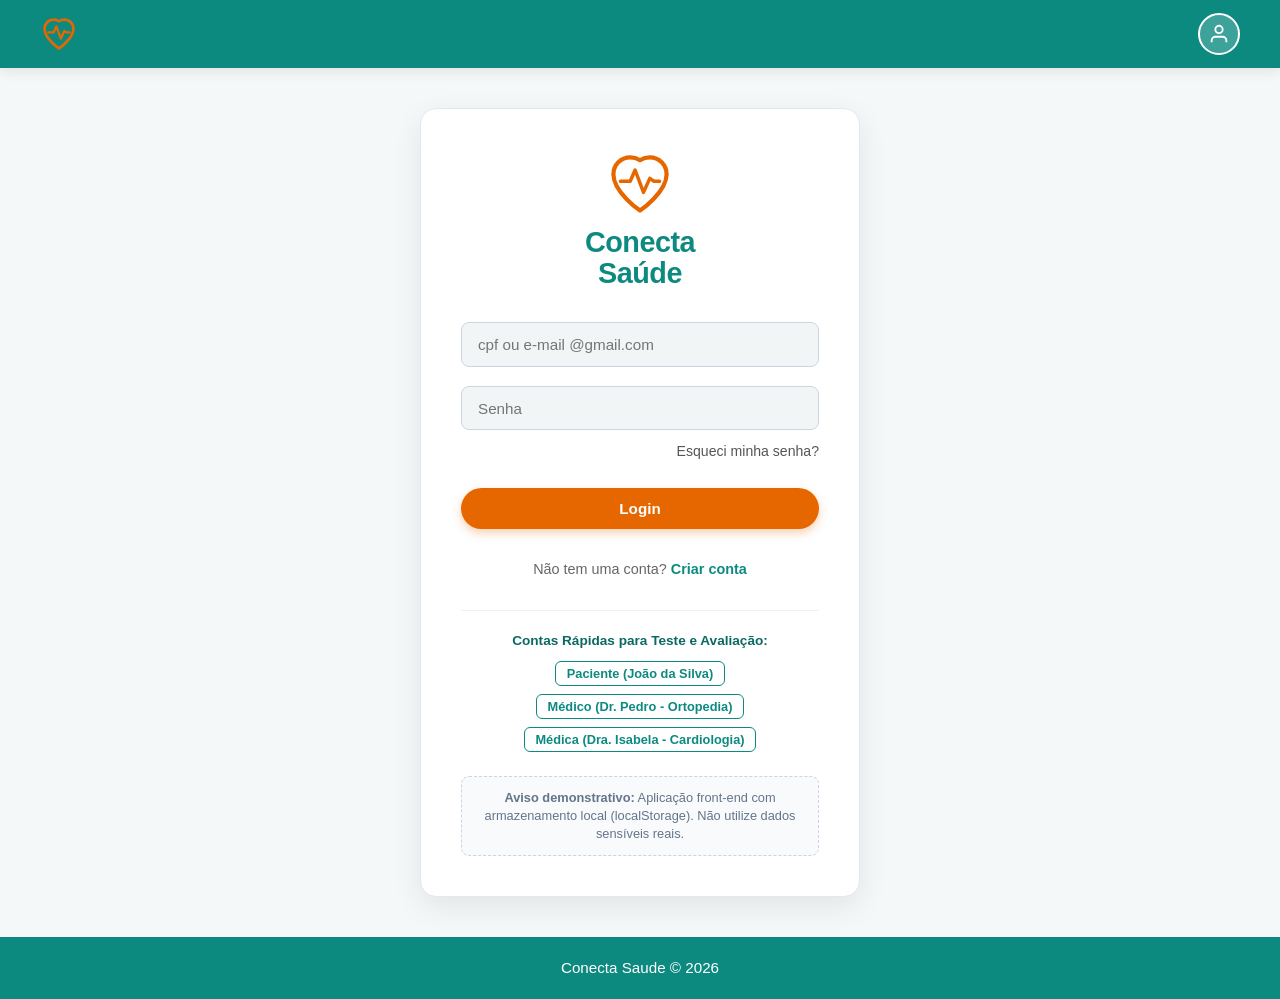
<file: profissional.html>
<!DOCTYPE html>
<html lang="pt-BR">
<head>
  <meta charset="UTF-8">
  <meta name="viewport" content="width=device-width, initial-scale=1.0">
  <title>Área do Profissional — Conecta Saúde</title>
  <link rel="stylesheet" href="css/style.css">
  <link rel="stylesheet" href="css/profissional.css">
  <link rel="stylesheet" href="css/responsivo.css">
</head>
<body>

  <!-- CABEÇALHO DO PROFISSIONAL (Wireframe 4) -->
  <header class="main-header">
    <div class="header-container">
      <a href="profissional.html" class="brand-logo" aria-label="Conecta Saúde Área do Profissional">
        <svg viewBox="0 0 100 100" fill="none" xmlns="http://www.w3.org/2000/svg">
          <path d="M50 88C50 88 12 62 12 36C12 22.7 22.7 12 36 12C43.5 12 50 16 50 16C50 16 56.5 12 64 12C77.3 12 88 22.7 88 36C88 62 50 88 50 88Z" stroke="#e66700" stroke-width="7" stroke-linecap="round" stroke-linejoin="round"/>
          <path d="M22 46H36L43 30L55 62L64 42L70 46H78" stroke="#e66700" stroke-width="6" stroke-linecap="round" stroke-linejoin="round"/>
        </svg>
        <div class="brand-title-white">
          <span>Conecta</span>
          <span>Saúde</span>
        </div>
      </a>

      <!-- Menu Principal Interno -->
      <nav aria-label="Navegação do Profissional">
        <ul class="nav-links">
          <li>
            <a href="#inicio" class="nav-item doctor-nav-item active" data-view="inicio">
              <svg viewBox="0 0 24 24"><path d="M10 20v-6h4v6h5v-8h3L12 3 2 12h3v8z"/></svg>
              Início
            </a>
          </li>
          <li>
            <a href="#agenda" class="nav-item doctor-nav-item" data-view="agenda">
              <svg viewBox="0 0 24 24"><path d="M19 13h-6v6h-2v-6H5v-2h6V5h2v6h6v2z"/></svg>
              Agenda
            </a>
          </li>
          <li>
            <a href="#consultas-realizadas" class="nav-item doctor-nav-item" data-view="consultas-realizadas">
              <svg viewBox="0 0 24 24"><path d="M19 3H5c-1.1 0-1.99.9-1.99 2L3 19c0 1.1.89 2 2 2h14c1.1 0 2-.9 2-2V5c0-1.1-.9-2-2-2zm0 16H5V8h14v11z"/></svg>
              Consultas Realizadas
            </a>
          </li>
        </ul>
      </nav>

      <!-- Ações do Cabeçalho -->
      <div class="header-actions">
        <button id="btnAtenderTop" class="btn btn-orange" aria-label="Iniciar Atendimento Clínico">
          <svg width="20" height="20" viewBox="0 0 24 24" fill="currentColor">
            <path d="M19 3H5c-1.1 0-1.99.9-1.99 2L3 19c0 1.1.89 2 2 2h14c1.1 0 2-.9 2-2V5c0-1.1-.9-2-2-2zm-2 10h-4v4h-2v-4H7v-2h4V7h2v4h4v2z"/>
          </svg>
          Atender
        </button>

        <!-- Dropdown de Perfil -->
        <div class="user-profile-wrapper">
          <div class="user-profile-icon" title="Menu do Profissional">
            <img id="doctorHeaderAvatar" src="https://images.unsplash.com/photo-1622253692010-333f2da6031d?auto=format&fit=crop&w=400&q=80" alt="Avatar do Médico">
          </div>
          <div class="user-dropdown-menu">
            <div class="dropdown-user-header">
              <strong id="doctorHeaderName">Dr. Pedro Candido</strong>
              <span id="doctorHeaderRole">Ortopedista</span>
            </div>
            <a class="dropdown-item doctor-nav-item" data-view="perfil" href="#perfil">
              <svg width="18" height="18" viewBox="0 0 24 24" fill="none" stroke="currentColor" stroke-width="2"><path d="M20 21v-2a4 4 0 0 0-4-4H8a4 4 0 0 0-4 4v2"></path><circle cx="12" cy="7" r="4"></circle></svg>
              Meu Perfil
            </a>
            <a class="dropdown-item doctor-nav-item" data-view="agenda" href="#agenda">
              <svg width="18" height="18" viewBox="0 0 24 24" fill="none" stroke="currentColor" stroke-width="2"><rect x="3" y="4" width="18" height="18" rx="2" ry="2"></rect><line x1="16" y1="2" x2="16" y2="6"></line><line x1="8" y1="2" x2="8" y2="6"></line><line x1="3" y1="10" x2="21" y2="10"></line></svg>
              Minha Agenda
            </a>
            <a class="dropdown-item doctor-nav-item" data-view="pacientes" href="#pacientes">
              <svg width="18" height="18" viewBox="0 0 24 24" fill="none" stroke="currentColor" stroke-width="2"><path d="M17 21v-2a4 4 0 0 0-4-4H5a4 4 0 0 0-4 4v2"></path><circle cx="9" cy="7" r="4"></circle><path d="M23 21v-2a4 4 0 0 0-3-3.87"></path><path d="M16 3.13a4 4 0 0 1 0 7.75"></path></svg>
              Meus Pacientes
            </a>
            <a class="dropdown-item logout" onclick="logout()" href="javascript:void(0);">
              <svg width="18" height="18" viewBox="0 0 24 24" fill="none" stroke="currentColor" stroke-width="2"><path d="M9 21H5a2 2 0 0 1-2-2V5a2 2 0 0 1 2-2h4"></path><polyline points="16 17 21 12 16 7"></polyline><line x1="21" y1="12" x2="9" y2="12"></line></svg>
              Sair da Conta
            </a>
          </div>
        </div>

        <button class="mobile-menu-toggle" aria-label="Abrir Menu">☰</button>
      </div>
    </div>
  </header>

  <!-- CONTEÚDO PRINCIPAL (COM ABAS/SEÇÕES DINÂMICAS) -->
  <main class="main-content">

    <!-- SEÇÃO 1: PAINEL INICIAL (Wireframe 4) -->
    <section id="view-inicio" class="doctor-view-section">
      <div class="dashboard-grid-doctor">
        
        <!-- Coluna da Esquerda: Card de Identificação do Médico (Wireframe 4) -->
        <aside class="doctor-aside-card">
          <div class="doctor-aside-photo">
            <img id="doctorCardAvatar" src="https://images.unsplash.com/photo-1622253692010-333f2da6031d?auto=format&fit=crop&w=400&q=80" alt="Foto do Profissional">
          </div>
          <div class="doctor-aside-info">
            <h3 id="doctorCardName" class="doctor-aside-name">Dr. Pedro Candido</h3>
            <p id="doctorCardRole" class="doctor-aside-role">Ortopedista</p>
            <span id="doctorCardCrm" class="doctor-aside-crm">CRM/SP 123456</span>
          </div>
        </aside>

        <!-- Coluna da Direita: Banner de Resumo, Indicadores e Próximos Atendimentos -->
        <div style="display: flex; flex-direction: column; gap: 1.8rem;">
          
          <!-- Banner Superior com Estetoscópio Ilustrado (Wireframe 4) -->
          <div class="dashboard-banner" style="margin-bottom: 0;">
            <div class="banner-text">
              <h2>Olá , <span id="doctorWelcomeName">Dr. Pedro Candido</span></h2>
              <p>Seja bem-vindo! Aqui está o resumo do seu dia</p>
            </div>
            <div class="banner-date">
              <svg width="24" height="24" viewBox="0 0 24 24" fill="var(--primary-teal)">
                <path d="M19 4h-1V2h-2v2H8V2H6v2H5c-1.11 0-1.99.9-1.99 2L3 20c0 1.1.89 2 2 2h14c1.1 0 2-.9 2-2V6c0-1.1-.9-2-2-2zm0 16H5V10h14v10zm0-12H5V6h14v2z"/>
              </svg>
              <div>
                <div id="bannerDateFull" style="font-size: 1.1rem; font-weight: 700;">24 de maio de 2026</div>
                <div id="bannerDateWeekday" style="font-size: 0.85rem; color: #555; text-align: right;">Sexta-feira</div>
              </div>
            </div>

            <!-- Marca d'água de estetoscópio -->
            <svg class="banner-illustration" viewBox="0 0 100 100" fill="none" stroke="#0d8a80" stroke-width="4">
              <path d="M30 20V50C30 65 40 75 55 75C70 75 80 65 80 50V20" stroke-linecap="round"/>
              <circle cx="30" cy="20" r="5" fill="#0d8a80"/>
              <circle cx="80" cy="20" r="5" fill="#0d8a80"/>
              <path d="M55 75V85" stroke-linecap="round"/>
              <circle cx="55" cy="90" r="8" fill="#e66700"/>
            </svg>
          </div>

          <!-- Cards de Indicadores Dinâmicos (Wireframe 4) -->
          <div class="stats-grid" style="margin-bottom: 0;">
            <div class="stat-card">
              <div class="stat-icon">
                <svg width="28" height="28" viewBox="0 0 24 24" fill="currentColor">
                  <path d="M19 3H5c-1.1 0-1.99.9-1.99 2L3 19c0 1.1.89 2 2 2h14c1.1 0 2-.9 2-2V5c0-1.1-.9-2-2-2zm0 16H5V8h14v11z"/>
                </svg>
              </div>
              <div class="stat-info">
                <div id="statConsultasHoje" class="stat-number">04</div>
                <div class="stat-label">Consultas hoje</div>
                <div id="statProximaConsulta" class="stat-sub">Próxima: 08:00</div>
              </div>
            </div>

            <div class="stat-card">
              <div class="stat-icon stat-icon-orange">
                <svg width="28" height="28" viewBox="0 0 24 24" fill="currentColor">
                  <path d="M11.99 2C6.47 2 2 6.48 2 12s4.47 10 9.99 10C17.52 22 22 17.52 22 12S17.52 2 11.99 2zM12 20c-4.42 0-8-3.58-8-8s3.58-8 8-8 8 3.58 8 8-3.58 8-8 8zm.5-13H11v6l5.25 3.15.75-1.23-4.5-2.67z"/>
                </svg>
              </div>
              <div class="stat-info">
                <div id="statRetornosHoje" class="stat-number">03</div>
                <div class="stat-label">Retornos hoje</div>
                <div id="statProximoRetorno" class="stat-sub">Próximo: 11:30</div>
              </div>
            </div>

            <div class="stat-card">
              <div class="stat-icon">
                <svg width="28" height="28" viewBox="0 0 24 24" fill="currentColor">
                  <path d="M12 12c2.21 0 4-1.79 4-4s-1.79-4-4-4-4 1.79-4 4 1.79 4 4 4zm0 2c-2.67 0-8 1.34-8 4v2h16v-2c0-2.66-5.33-4-8-4z"/>
                </svg>
              </div>
              <div class="stat-info">
                <div id="statPacientesTotal" class="stat-number">30</div>
                <div class="stat-label">Pacientes na carteira</div>
                <div class="stat-sub">Histórico ativo</div>
              </div>
            </div>
          </div>

          <!-- Tabela de Próximos Atendimentos (Wireframe 4) -->
          <div class="table-container" style="margin-bottom: 0;">
            <div class="table-header-title">
              <span>Próximos Atendimentos do Dia</span>
              <button class="btn btn-outline-teal btn-xs" onclick="switchDoctorView('agenda')">Ver Grade Completa</button>
            </div>
            <table class="custom-table">
              <thead>
                <tr>
                  <th>Horário</th>
                  <th>Paciente</th>
                  <th>Tipo</th>
                  <th>Motivo</th>
                  <th>Status</th>
                  <th>Ações</th>
                </tr>
              </thead>
              <tbody id="doctorAppointmentsTableBody">
              </tbody>
            </table>
          </div>

        </div>
      </div>
    </section>

    <!-- SEÇÃO 2: AGENDA PROFISSIONAL COM MINI-CALENDÁRIO (Wireframe 6) -->
    <section id="view-agenda" class="doctor-view-section" style="display: none;">
      <div class="agenda-layout-grid">
        
        <!-- Barra Lateral Esquerda: Mini Calendário e Filtros Rápidos (Wireframe 6) -->
        <aside class="agenda-sidebar">
          
          <!-- Mini Calendário -->
          <div class="mini-calendar-card">
            <div class="calendar-header">
              <h3 id="calendarMonthTitle">Maio 2026</h3>
              <div>
                <button class="cal-nav-btn" onclick="prevCalendarMonth()">&lt;</button>
                <button class="cal-nav-btn" onclick="nextCalendarMonth()">&gt;</button>
              </div>
            </div>

            <!-- Dias da Semana (D S T Q Q S S) -->
            <div class="calendar-weekdays">
              <span>D</span>
              <span>S</span>
              <span>T</span>
              <span>Q</span>
              <span>Q</span>
              <span>S</span>
              <span>S</span>
            </div>

            <!-- Grade de Dias -->
            <div id="calendarDaysGrid" class="calendar-days-grid">
            </div>
          </div>

          <!-- Filtros Rápidos da Agenda (Wireframe 6) -->
          <div class="agenda-filters-card">
            <h4>Filtros</h4>
            <div class="filter-quick-list">
              <div class="filter-quick-item" onclick="applyAgendaQuickFilter('hoje', this)">
                <svg width="18" height="18" viewBox="0 0 24 24" fill="currentColor"><path d="M19 3h-1V1h-2v2H8V1H6v2H5c-1.11 0-1.99.9-1.99 2L3 19c0 1.1.89 2 2 2h14c1.1 0 2-.9 2-2V5c0-1.1-.9-2-2-2zm0 16H5V8h14v11z"/></svg>
                Hoje
              </div>
              <div class="filter-quick-item" onclick="applyAgendaQuickFilter('amanha', this)">
                <svg width="18" height="18" viewBox="0 0 24 24" fill="currentColor"><path d="M11.99 2C6.47 2 2 6.48 2 12s4.47 10 9.99 10C17.52 22 22 17.52 22 12S17.52 2 11.99 2z"/></svg>
                Amanhã
              </div>
              <div class="filter-quick-item active" onclick="applyAgendaQuickFilter('mock', this)">
                <svg width="18" height="18" viewBox="0 0 24 24" fill="currentColor"><path d="M9 16.17L4.83 12l-1.42 1.41L9 19 21 7l-1.41-1.41z"/></svg>
                24 Maio (Protótipo)
              </div>
            </div>
          </div>

        </aside>

        <!-- Painel Direito: Grade de Horários da Agenda (Wireframe 6) -->
        <div class="agenda-panel">
          <div class="agenda-panel-header">
            <h3 id="agendaSelectedDateHeader" class="agenda-date-title">
              Sexta-feira, 24 de maio de 2026
            </h3>
            <div class="agenda-view-selector">
              <span>Visualização:</span>
              <select class="form-select" style="width: auto; padding: 0.35rem 0.8rem; font-size: 0.88rem;">
                <option value="dia">Dia</option>
                <option value="semana">Semana</option>
              </select>
            </div>
          </div>

          <!-- Cabeçalho das Colunas de Agendamento -->
          <div style="display: grid; grid-template-columns: 80px 1.4fr 1fr 1.5fr 110px 180px; padding: 0.8rem 1.6rem; background: #f8fafc; font-weight: 700; font-size: 0.88rem; color: #475569; border-bottom: 1.5px solid #e2e8f0;">
            <div>Horário</div>
            <div>Paciente</div>
            <div>Tipo</div>
            <div>Motivo</div>
            <div>Status</div>
            <div style="text-align: right;">Ações</div>
          </div>

          <!-- Lista de Slots de Horários -->
          <div id="agendaScheduleListContainer">
          </div>
        </div>

      </div>
    </section>

    <!-- SEÇÃO 3: CONSULTAS REALIZADAS -->
    <section id="view-consultas-realizadas" class="doctor-view-section" style="display: none;">
      <div class="table-container">
        <div class="table-header-title">
          <span>Atendimentos Clínicos Concluídos</span>
        </div>
        <table class="custom-table">
          <thead>
            <tr>
              <th>Data/Hora</th>
              <th>Paciente</th>
              <th>Motivo Inicial</th>
              <th>Resumo Clínico / Prontuário Registrado</th>
              <th>Status</th>
            </tr>
          </thead>
          <tbody id="doctorCompletedTableBody">
          </tbody>
        </table>
      </div>
    </section>

    <!-- SEÇÃO 4: MEUS PACIENTES -->
    <section id="view-pacientes" class="doctor-view-section" style="display: none;">
      <div class="table-container">
        <div class="table-header-title">
          <span>Pacientes em Acompanhamento</span>
        </div>
        <table class="custom-table">
          <thead>
            <tr>
              <th>Nome do Paciente</th>
              <th>Contato (E-mail / Telefone)</th>
              <th>Histórico Conosco</th>
              <th>Último Atendimento</th>
              <th>Próximo Atendimento</th>
            </tr>
          </thead>
          <tbody id="doctorPatientsTableBody">
          </tbody>
        </table>
      </div>
    </section>

    <!-- SEÇÃO 5: PERFIL PROFISSIONAL -->
    <section id="view-perfil" class="doctor-view-section" style="display: none;">
      <div style="max-width: 720px; margin: 0 auto;">
        <div class="card-box" style="margin-bottom: 2rem;">
          <h2 class="card-title">Perfil Profissional</h2>
          <div id="doctorProfileAlert" class="alert-message"></div>

          <form id="doctorProfileForm">
            <div class="form-group">
              <label for="doctorProfileNome">Nome Completo:</label>
              <input type="text" id="doctorProfileNome" class="form-input" required>
            </div>

            <div class="form-group">
              <label for="doctorProfileEmail">E-mail Profissional:</label>
              <input type="email" id="doctorProfileEmail" class="form-input" required>
            </div>

            <div class="form-group">
              <label for="doctorProfileCrm">Registro Profissional (CRM):</label>
              <input type="text" id="doctorProfileCrm" class="form-input" required>
            </div>

            <div class="form-group">
              <label for="doctorProfileEspecialidade">Especialidade Médica:</label>
              <input type="text" id="doctorProfileEspecialidade" class="form-input" required>
            </div>

            <div class="form-group">
              <label for="doctorProfileTelefone">Telefone / Consultório:</label>
              <input type="text" id="doctorProfileTelefone" class="form-input">
            </div>

            <div class="form-group">
              <label for="doctorProfileBio">Apresentação / Biografia Profissional:</label>
              <textarea id="doctorProfileBio" class="form-textarea" rows="3"></textarea>
            </div>

            <div style="text-align: right; margin-top: 1.5rem;">
              <button type="submit" class="btn btn-teal">Salvar Perfil Profissional</button>
            </div>
          </form>
        </div>

        <!-- Alteração de Senha do Médico -->
        <div class="card-box">
          <h3 class="card-title" style="font-size: 1.25rem;">Segurança & Senha</h3>
          <div id="doctorPassAlert" class="alert-message"></div>

          <form id="doctorPasswordForm">
            <div class="form-group">
              <label for="doctorCurrentPass">Senha Atual:</label>
              <input type="password" id="doctorCurrentPass" class="form-input" required autocomplete="current-password">
            </div>

            <div class="form-group">
              <label for="doctorNewPass">Nova Senha:</label>
              <input type="password" id="doctorNewPass" class="form-input" minlength="6" required autocomplete="new-password">
            </div>

            <div class="form-group">
              <label for="doctorConfirmNewPass">Confirmar Nova Senha:</label>
              <input type="password" id="doctorConfirmNewPass" class="form-input" minlength="6" required autocomplete="new-password">
            </div>

            <div style="text-align: right; margin-top: 1.5rem;">
              <button type="submit" class="btn btn-orange">Atualizar Senha</button>
            </div>
          </form>
        </div>
      </div>
    </section>

  </main>

  <!-- MODAL DE ATENDIMENTO CLÍNICO (ATENDER PACIENTE) -->
  <div id="attendanceModal" class="modal-overlay">
    <div class="modal-box" style="max-width: 650px;">
      <div class="modal-header">
        <div>
          <h3>Atendimento Clínico</h3>
          <p style="color: #64748b; font-size: 0.88rem;">Registro de consulta e prontuário médico</p>
        </div>
        <button id="closeAttendanceModalBtn" class="modal-close" aria-label="Fechar">&times;</button>
      </div>

      <div id="attendancePatientInfo"></div>

      <form id="attendanceForm">
        <input type="hidden" id="attendanceAppId">

        <div class="form-group">
          <label for="attendanceNotes">Resumo do Atendimento / Diagnóstico e Conduta:</label>
          <textarea id="attendanceNotes" class="form-textarea" placeholder="Descreva os achados clínicos, diagnóstico e orientações terapêuticas..." required rows="4"></textarea>
        </div>

        <div class="form-group">
          <label for="attendancePrescription">Prescrição e Recomendações (Opcional):</label>
          <textarea id="attendancePrescription" class="form-textarea" placeholder="Medicamentos, posologia, encaminhamentos ou solicitações de exames..." rows="3"></textarea>
        </div>

        <div style="margin-top: 1.5rem; display: flex; justify-content: flex-end; gap: 0.8rem;">
          <button type="button" class="btn btn-outline-teal" onclick="document.getElementById('attendanceModal').classList.remove('active')">
            Cancelar
          </button>
          <button type="submit" class="btn btn-orange">
            Finalizar e Concluir Atendimento
          </button>
        </div>
      </form>
    </div>
  </div>

  <!-- RODAPÉ -->
  <footer class="main-footer">
    Conecta Saude © 2026
  </footer>

  <script src="js/storage.js"></script>
  <script src="js/autenticacao.js"></script>
  <script src="js/app.js"></script>
  <script src="js/profissional.js"></script>
</body>
</html>
</file>
<file: css/style.css>
/* ==========================================================================
   CONECTA SAÚDE — DESIGN SYSTEM & ESTILOS GLOBAIS
   ========================================================================== */

:root {
  --primary-teal: #0d8a80;
  --primary-teal-dark: #0a6961;
  --primary-teal-light: #d1eeec;
  --primary-teal-bg: #e6f4f3;
  
  --accent-orange: #e66700;
  --accent-orange-hover: #cf5c00;
  --accent-orange-light: #fff3eb;
  
  --text-dark: #222222;
  --text-muted: #666666;
  --text-light: #ffffff;
  
  --bg-body: #f4f8f8;
  --bg-card: #ffffff;
  
  --border-color: #d1d5db;
  --border-radius: 12px;
  --border-radius-pill: 25px;
  
  --shadow-sm: 0 2px 4px rgba(0, 0, 0, 0.05);
  --shadow-md: 0 4px 12px rgba(0, 0, 0, 0.08);
  --shadow-lg: 0 10px 25px rgba(0, 0, 0, 0.12);
  
  --font-main: 'Segoe UI', -apple-system, BlinkMacSystemFont, Roboto, sans-serif;
}

* {
  box-sizing: border-box;
  margin: 0;
  padding: 0;
}

body {
  font-family: var(--font-main);
  background-color: var(--bg-body);
  color: var(--text-dark);
  line-height: 1.6;
  display: flex;
  flex-direction: column;
  min-height: 100vh;
}

/* ==========================================================================
   CABEÇALHO PRINCIPAL
   ========================================================================== */

.main-header {
  background-color: var(--primary-teal);
  color: var(--text-light);
  padding: 0.8rem 2rem;
  box-shadow: var(--shadow-md);
  position: sticky;
  top: 0;
  z-index: 1000;
}

.header-container {
  max-width: 1200px;
  margin: 0 auto;
  display: flex;
  align-items: center;
  justify-content: space-between;
  gap: 1.5rem;
}

.brand-logo {
  display: flex;
  align-items: center;
  gap: 0.6rem;
  text-decoration: none;
  color: var(--text-light);
  font-weight: 700;
  font-size: 1.4rem;
}

.brand-logo svg {
  height: 38px;
  width: auto;
}

.brand-title-white {
  display: flex;
  flex-direction: column;
  line-height: 1.1;
  font-size: 1.25rem;
  font-weight: 700;
  color: #ffffff;
}

.nav-links {
  display: flex;
  align-items: center;
  gap: 1.2rem;
  list-style: none;
}

.nav-item {
  display: flex;
  align-items: center;
  gap: 0.45rem;
  color: var(--text-light);
  text-decoration: none;
  font-weight: 600;
  font-size: 0.98rem;
  padding: 0.5rem 0.85rem;
  border-radius: 8px;
  transition: all 0.2s ease;
  cursor: pointer;
}

.nav-item:hover {
  background-color: rgba(255, 255, 255, 0.15);
}

.nav-item.active {
  background-color: rgba(0, 0, 0, 0.15);
  border-bottom: 3px solid var(--accent-orange);
}

.nav-item svg {
  width: 20px;
  height: 20px;
  fill: currentColor;
}

.header-actions {
  display: flex;
  align-items: center;
  gap: 1rem;
}

/* Dropdown de usuário */
.user-profile-wrapper {
  position: relative;
}

.user-profile-icon {
  width: 42px;
  height: 42px;
  border-radius: 50%;
  background-color: rgba(255, 255, 255, 0.2);
  display: flex;
  align-items: center;
  justify-content: center;
  cursor: pointer;
  border: 2px solid #ffffff;
  overflow: hidden;
  transition: transform 0.2s;
}

.user-profile-icon:hover {
  transform: scale(1.05);
}

.user-profile-icon img {
  width: 100%;
  height: 100%;
  object-fit: cover;
}

.user-dropdown-menu {
  position: absolute;
  top: 52px;
  right: 0;
  background: white;
  border-radius: 10px;
  box-shadow: var(--shadow-lg);
  width: 200px;
  display: none;
  flex-direction: column;
  padding: 0.5rem 0;
  z-index: 1010;
  border: 1px solid var(--border-color);
}

.user-dropdown-menu.active {
  display: flex;
}

.dropdown-user-header {
  padding: 0.6rem 1rem;
  border-bottom: 1px solid #eee;
  font-size: 0.85rem;
  color: var(--text-muted);
}

.dropdown-user-header strong {
  display: block;
  color: var(--text-dark);
  font-size: 0.95rem;
}

.dropdown-item {
  padding: 0.6rem 1rem;
  color: var(--text-dark);
  text-decoration: none;
  font-size: 0.9rem;
  display: flex;
  align-items: center;
  gap: 0.5rem;
  transition: background 0.2s;
  cursor: pointer;
}

.dropdown-item:hover {
  background: var(--primary-teal-bg);
  color: var(--primary-teal-dark);
}

.dropdown-item.logout {
  color: #dc2626;
  border-top: 1px solid #eee;
}

.mobile-menu-toggle {
  display: none;
  background: none;
  border: none;
  color: white;
  font-size: 1.8rem;
  cursor: pointer;
}

/* ==========================================================================
   BOTÕES E COMPONENTES
   ========================================================================== */

.btn {
  display: inline-flex;
  align-items: center;
  justify-content: center;
  gap: 0.5rem;
  padding: 0.65rem 1.4rem;
  border-radius: var(--border-radius-pill);
  font-size: 0.95rem;
  font-weight: 600;
  text-decoration: none;
  cursor: pointer;
  border: none;
  transition: all 0.2s ease;
  font-family: inherit;
}

.btn-orange {
  background-color: var(--accent-orange);
  color: white;
  box-shadow: 0 4px 10px rgba(230, 103, 0, 0.3);
}

.btn-orange:hover {
  background-color: var(--accent-orange-hover);
  transform: translateY(-2px);
}

.btn-teal {
  background-color: var(--primary-teal);
  color: white;
}

.btn-teal:hover {
  background-color: var(--primary-teal-dark);
  transform: translateY(-2px);
}

.btn-outline-white {
  background-color: transparent;
  color: white;
  border: 2px solid white;
}

.btn-outline-white:hover {
  background-color: white;
  color: var(--primary-teal);
}

.btn-outline-teal {
  background-color: transparent;
  color: var(--primary-teal);
  border: 1.5px solid var(--primary-teal);
}

.btn-outline-teal:hover {
  background-color: var(--primary-teal);
  color: white;
}

.btn-outline-danger {
  background-color: transparent;
  color: #dc2626;
  border: 1.5px solid #dc2626;
}

.btn-outline-danger:hover {
  background-color: #dc2626;
  color: white;
}

.btn-sm {
  padding: 0.45rem 1rem;
  font-size: 0.85rem;
}

.btn-xs {
  padding: 0.25rem 0.65rem;
  font-size: 0.8rem;
  border-radius: 6px;
}

.btn-lg {
  padding: 0.85rem 2rem;
  font-size: 1.1rem;
}

/* ==========================================================================
   CONTEÚDO PRINCIPAL & CARDS
   ========================================================================== */

.main-content {
  flex: 1;
  max-width: 1200px;
  width: 100%;
  margin: 2rem auto;
  padding: 0 1.5rem;
}

.card-box {
  background: var(--bg-card);
  border-radius: var(--border-radius);
  padding: 2rem;
  box-shadow: var(--shadow-sm);
  border: 1px solid rgba(0, 0, 0, 0.05);
}

.card-box-teal {
  background-color: var(--primary-teal-bg);
  border: 1.5px solid var(--primary-teal-light);
}

.card-title {
  color: var(--primary-teal-dark);
  font-size: 1.4rem;
  font-weight: 700;
  margin-bottom: 1.2rem;
}

/* Banners */
.dashboard-banner {
  background-color: var(--primary-teal-bg);
  border-radius: var(--border-radius);
  padding: 2.2rem;
  display: flex;
  align-items: center;
  justify-content: space-between;
  position: relative;
  overflow: hidden;
  border: 1.5px solid var(--primary-teal-light);
  margin-bottom: 2rem;
}

.banner-text h2 {
  color: var(--primary-teal-dark);
  font-size: 1.8rem;
  margin-bottom: 0.4rem;
}

.banner-text p {
  color: #1e5953;
  font-size: 1.05rem;
}

.banner-date {
  display: flex;
  align-items: center;
  gap: 0.8rem;
  color: #333;
  background: rgba(255, 255, 255, 0.8);
  padding: 0.6rem 1.2rem;
  border-radius: var(--border-radius-pill);
  box-shadow: var(--shadow-sm);
}

.banner-illustration {
  position: absolute;
  right: -20px;
  bottom: -20px;
  width: 160px;
  height: 160px;
  opacity: 0.25;
  pointer-events: none;
}

/* Cards Estatísticos (Wireframe 4) */
.stats-grid {
  display: grid;
  grid-template-columns: repeat(auto-fit, minmax(240px, 1fr));
  gap: 1.5rem;
  margin-bottom: 2rem;
}

.stat-card {
  background: white;
  border-radius: var(--border-radius);
  padding: 1.5rem;
  display: flex;
  align-items: center;
  gap: 1.2rem;
  box-shadow: var(--shadow-sm);
  border: 1px solid #e2e8f0;
  transition: transform 0.2s, box-shadow 0.2s;
}

.stat-card:hover {
  transform: translateY(-2px);
  box-shadow: var(--shadow-md);
}

.stat-icon {
  width: 52px;
  height: 52px;
  border-radius: 50%;
  background-color: var(--primary-teal-bg);
  color: var(--primary-teal);
  display: flex;
  align-items: center;
  justify-content: center;
  flex-shrink: 0;
}

.stat-icon-orange {
  background-color: var(--accent-orange-light);
  color: var(--accent-orange);
}

.stat-info {
  display: flex;
  flex-direction: column;
}

.stat-number {
  font-size: 2rem;
  font-weight: 700;
  color: var(--primary-teal-dark);
  line-height: 1;
  margin-bottom: 0.2rem;
}

.stat-label {
  font-size: 0.95rem;
  font-weight: 600;
  color: #444;
}

.stat-sub {
  font-size: 0.8rem;
  color: #777;
  margin-top: 0.15rem;
}

/* ==========================================================================
   TABELAS CUSTOMIZADAS
   ========================================================================== */

.table-container {
  background: white;
  border-radius: var(--border-radius);
  overflow: hidden;
  box-shadow: var(--shadow-sm);
  border: 1px solid #e2e8f0;
  margin-bottom: 2rem;
}

.table-header-title {
  background-color: #ffffff;
  padding: 1.2rem 1.5rem;
  font-size: 1.2rem;
  font-weight: 700;
  color: var(--primary-teal-dark);
  border-bottom: 1.5px solid #edf2f7;
  display: flex;
  align-items: center;
  justify-content: space-between;
}

.custom-table {
  width: 100%;
  border-collapse: collapse;
  text-align: left;
}

.custom-table th {
  background-color: #f8fafc;
  padding: 0.9rem 1.2rem;
  font-size: 0.88rem;
  font-weight: 700;
  color: #475569;
  border-bottom: 1.5px solid #e2e8f0;
}

.custom-table td {
  padding: 1rem 1.2rem;
  font-size: 0.92rem;
  color: #334155;
  border-bottom: 1px solid #f1f5f9;
  vertical-align: middle;
}

.custom-table tr:hover {
  background-color: #f8fafc;
}

/* Status Tags */
.pac-status-tag {
  display: inline-block;
  padding: 0.25rem 0.75rem;
  border-radius: var(--border-radius-pill);
  font-size: 0.82rem;
  font-weight: 700;
  text-align: center;
}

.status-confirmed {
  background-color: #d1fae5;
  color: #065f46;
}

.status-pending {
  background-color: #fef3c7;
  color: #92400e;
}

.status-completed {
  background-color: var(--primary-teal-light);
  color: var(--primary-teal-dark);
}

.status-canceled {
  background-color: #fee2e2;
  color: #991b1b;
}

/* ==========================================================================
   FORMULÁRIOS
   ========================================================================== */

.form-group {
  margin-bottom: 1.2rem;
}

.form-group label {
  display: block;
  font-size: 0.9rem;
  font-weight: 600;
  color: #334155;
  margin-bottom: 0.4rem;
}

.form-input, .form-select, .form-textarea {
  width: 100%;
  padding: 0.75rem 1rem;
  border: 1px solid #cbd5e1;
  background-color: #ffffff;
  border-radius: 8px;
  font-size: 0.95rem;
  font-family: inherit;
  color: var(--text-dark);
  transition: border-color 0.2s, box-shadow 0.2s;
}

.form-input:focus, .form-select:focus, .form-textarea:focus {
  outline: none;
  border-color: var(--primary-teal);
  box-shadow: 0 0 0 3px rgba(13, 138, 128, 0.2);
}

.form-textarea {
  resize: vertical;
  min-height: 90px;
}

/* ==========================================================================
   ALERTAS E TOASTS
   ========================================================================== */

.alert-message {
  display: none;
  padding: 0.85rem 1.2rem;
  border-radius: 8px;
  font-size: 0.92rem;
  margin-bottom: 1.2rem;
  line-height: 1.4;
}

.alert-danger {
  background-color: #fee2e2;
  color: #991b1b;
  border: 1px solid #fecaca;
}

.alert-success {
  background-color: #d1fae5;
  color: #065f46;
  border: 1px solid #a7f3d0;
}

.alert-info {
  background-color: #e0f2fe;
  color: #075985;
  border: 1px solid #bae6fd;
}

.toast-container {
  position: fixed;
  bottom: 25px;
  right: 25px;
  z-index: 9999;
  display: flex;
  flex-direction: column;
  gap: 10px;
}

.toast-item {
  background: white;
  padding: 0.85rem 1.4rem;
  border-radius: 8px;
  box-shadow: var(--shadow-lg);
  font-size: 0.95rem;
  font-weight: 600;
  border-left: 5px solid var(--primary-teal);
  transform: translateX(120%);
  transition: transform 0.3s ease;
  color: #1e293b;
}

.toast-item.show {
  transform: translateX(0);
}

.toast-item.toast-success {
  border-left-color: #10b981;
}

.toast-item.toast-danger {
  border-left-color: #ef4444;
}

.toast-item.toast-info {
  border-left-color: var(--primary-teal);
}

/* ==========================================================================
   MODAIS
   ========================================================================== */

.modal-overlay {
  position: fixed;
  top: 0;
  left: 0;
  width: 100vw;
  height: 100vh;
  background-color: rgba(0, 0, 0, 0.55);
  display: none;
  align-items: center;
  justify-content: center;
  z-index: 2000;
  padding: 1.5rem;
  backdrop-filter: blur(2px);
}

.modal-overlay.active {
  display: flex;
}

.modal-box {
  background: white;
  border-radius: 16px;
  width: 100%;
  max-width: 650px;
  max-height: 90vh;
  overflow-y: auto;
  box-shadow: var(--shadow-lg);
  padding: 2rem;
  position: relative;
  animation: modalIn 0.25s ease-out;
}

@keyframes modalIn {
  from { opacity: 0; transform: scale(0.95) translateY(10px); }
  to { opacity: 1; transform: scale(1) translateY(0); }
}

.modal-header {
  display: flex;
  align-items: center;
  justify-content: space-between;
  margin-bottom: 1.5rem;
  border-bottom: 1.5px solid #edf2f7;
  padding-bottom: 0.8rem;
}

.modal-header h3 {
  color: var(--primary-teal-dark);
  font-size: 1.4rem;
}

.modal-close {
  background: none;
  border: none;
  font-size: 1.8rem;
  line-height: 1;
  color: #94a3b8;
  cursor: pointer;
  transition: color 0.2s;
}

.modal-close:hover {
  color: #334155;
}

/* ==========================================================================
   RODAPÉ
   ========================================================================== */

.main-footer {
  background-color: var(--primary-teal);
  color: white;
  text-align: center;
  padding: 1.2rem;
  font-size: 0.95rem;
  font-weight: 500;
  margin-top: auto;
}
</file>
<file: css/responsivo.css>
/* ==========================================================================
   CONECTA SAÚDE — RESPONSIVIDADE E ADAPTAÇÃO PARA DISPOSITIVOS MÓVEIS
   ========================================================================== */

/* Telas Médias e Tablets (<= 992px) */
@media (max-width: 992px) {
  .dashboard-grid-patient {
    grid-template-columns: 1fr;
  }

  .dashboard-grid-doctor {
    grid-template-columns: 1fr;
  }

  .doctor-aside-card {
    position: static;
    max-width: 400px;
    margin: 0 auto 1.5rem;
  }

  .agenda-layout-grid {
    grid-template-columns: 1fr;
  }

  .agenda-sidebar {
    max-width: 450px;
    margin: 0 auto;
    width: 100%;
  }

  .booking-layout-grid {
    grid-template-columns: 1fr;
  }

  .consultas-page-container {
    flex-direction: column;
  }

  .consultas-vertical-banner {
    width: 100%;
    padding: 1rem;
    height: auto;
  }

  .consultas-vertical-text {
    writing-mode: horizontal-tb;
    transform: none;
    font-size: 1.6rem;
  }

  .specialties-grid {
    grid-template-columns: 1fr;
  }

  .agenda-slot-row {
    grid-template-columns: 1fr 1fr;
    gap: 0.6rem;
    padding: 1.2rem;
  }

  .agenda-slot-actions {
    grid-column: 1 / -1;
    justify-content: flex-start;
  }
}

/* Tablets Pequenos e Celulares (<= 768px) */
@media (max-width: 768px) {
  .main-header {
    padding: 0.8rem 1rem;
  }

  .nav-links {
    display: none;
    position: absolute;
    top: 100%;
    left: 0;
    width: 100%;
    background-color: var(--primary-teal);
    flex-direction: column;
    align-items: stretch;
    padding: 1rem 0;
    box-shadow: var(--shadow-lg);
    gap: 0;
    border-top: 1px solid rgba(255, 255, 255, 0.15);
  }

  .nav-links.active {
    display: flex;
  }

  .nav-item {
    padding: 0.9rem 1.5rem;
    border-radius: 0;
  }

  .mobile-menu-toggle {
    display: block;
  }

  .dashboard-banner {
    flex-direction: column;
    align-items: flex-start;
    gap: 1.5rem;
    padding: 1.5rem;
  }

  .banner-illustration {
    display: none;
  }

  .stats-grid {
    grid-template-columns: 1fr;
  }

  .table-container {
    overflow-x: auto;
  }

  .custom-table {
    min-width: 600px;
  }

  .auth-card {
    padding: 1.8rem 1.2rem;
  }

  .modal-box {
    padding: 1.5rem 1rem;
  }

  .time-slots-grid {
    grid-template-columns: repeat(4, 1fr);
  }

  .exam-item-card {
    flex-direction: column;
    align-items: flex-start;
    gap: 1rem;
  }
}

/* Celulares Estreitos (<= 480px) */
@media (max-width: 480px) {
  .brand-title-white {
    font-size: 1.05rem;
  }

  .btn {
    width: 100%;
  }

  .header-actions {
    gap: 0.5rem;
  }

  .header-actions .btn {
    padding: 0.45rem 0.8rem;
    font-size: 0.85rem;
    width: auto;
  }

  .photo-card img {
    max-height: 200px;
  }

  .time-slots-grid {
    grid-template-columns: repeat(3, 1fr);
  }

  .toast-container {
    left: 15px;
    right: 15px;
    bottom: 15px;
  }

  .toast-item {
    width: 100%;
  }
}
</file>
<file: css/auth.css>
/* ==========================================================================
   CONECTA SAÚDE — ESTILOS DE AUTENTICAÇÃO (CADASTRO, LOGIN, RECUPERAÇÃO)
   ========================================================================== */

.auth-container {
  flex: 1;
  display: flex;
  align-items: center;
  justify-content: center;
  padding: 2.5rem 1.5rem;
}

.auth-card {
  background: #ffffff;
  border-radius: 16px;
  width: 100%;
  max-width: 440px;
  padding: 2.5rem;
  box-shadow: 0 10px 30px rgba(0, 0, 0, 0.08);
  border: 1px solid #e2e8f0;
}

.auth-logo {
  display: flex;
  flex-direction: column;
  align-items: center;
  justify-content: center;
  margin-bottom: 2rem;
  text-align: center;
}

.auth-logo svg {
  width: 70px;
  height: 70px;
  margin-bottom: 0.5rem;
}

.auth-logo h1 {
  color: var(--primary-teal);
  font-size: 1.8rem;
  font-weight: 800;
  line-height: 1.1;
  letter-spacing: -0.5px;
}

.auth-card .form-input,
.auth-card .form-select {
  background-color: #f1f5f5;
  border: 1.5px solid #cbd5e1;
  border-radius: 8px;
  padding: 0.8rem 1rem;
  font-size: 0.95rem;
}

.auth-card .form-input:focus,
.auth-card .form-select:focus {
  background-color: #ffffff;
  border-color: var(--primary-teal);
}

.auth-link {
  color: #555555;
  text-decoration: none;
  font-size: 0.9rem;
  transition: color 0.2s;
}

.auth-link:hover {
  color: var(--primary-teal);
  text-decoration: underline;
}

.auth-links {
  display: flex;
  justify-content: space-between;
  align-items: center;
  font-size: 0.9rem;
  color: var(--text-muted);
}

.auth-security-note {
  margin-top: 1.5rem;
  padding: 0.75rem 1rem;
  border-radius: 8px;
  background-color: #f8fafc;
  border: 1px dashed #cbd5e1;
  font-size: 0.8rem;
  color: #64748b;
  line-height: 1.4;
  text-align: center;
}
</file>
<file: css/paciente.css>
/* ==========================================================================
   CONECTA SAÚDE — ESTILOS DA ÁREA DO PACIENTE (paciente.html)
   ========================================================================== */

/* Layout do Painel Inicial (Wireframe 3) */
.dashboard-grid-patient {
  display: grid;
  grid-template-columns: 1fr 1.35fr;
  gap: 1.8rem;
  margin-bottom: 2rem;
  align-items: stretch;
}

.photo-card {
  border-radius: 18px;
  overflow: hidden;
  box-shadow: var(--shadow-sm);
  background-color: #ffffff;
  display: flex;
}

.photo-card img {
  width: 100%;
  height: 100%;
  min-height: 220px;
  max-height: 280px;
  object-fit: cover;
  display: block;
}

/* Lista de Próximas Consultas do Paciente */
.appointment-list {
  display: flex;
  flex-direction: column;
  gap: 1rem;
}

.patient-appointment-card {
  background: white;
  border-radius: 12px;
  padding: 1rem 1.2rem;
  display: flex;
  align-items: center;
  gap: 1.2rem;
  box-shadow: 0 2px 8px rgba(0, 0, 0, 0.04);
  border: 1px solid #e2e8f0;
  transition: transform 0.2s, box-shadow 0.2s;
}

.patient-appointment-card:hover {
  transform: translateY(-2px);
  box-shadow: var(--shadow-md);
}

.pac-date-box {
  background: var(--primary-teal-light);
  color: var(--primary-teal-dark);
  border-radius: 10px;
  padding: 0.6rem 0.8rem;
  display: flex;
  flex-direction: column;
  align-items: center;
  justify-content: center;
  min-width: 65px;
  text-align: center;
}

.pac-day {
  font-size: 1.4rem;
  font-weight: 800;
  line-height: 1;
}

.pac-month {
  font-size: 0.85rem;
  font-weight: 700;
  text-transform: uppercase;
}

.pac-time {
  font-size: 0.75rem;
  color: #065f46;
  font-weight: 600;
  margin-top: 0.2rem;
}

.pac-avatar-icon {
  width: 44px;
  height: 44px;
  border-radius: 50%;
  background: var(--primary-teal-bg);
  display: flex;
  align-items: center;
  justify-content: center;
  flex-shrink: 0;
}

.pac-details {
  flex: 1;
}

.pac-doc-name {
  color: var(--primary-teal-dark);
  font-size: 1.05rem;
  font-weight: 700;
  margin-bottom: 0.15rem;
}

.pac-doc-role {
  color: #64748b;
  font-size: 0.88rem;
  margin-bottom: 0.4rem;
}

/* ==========================================================================
   GRID DE ESPECIALIDADES (Wireframe 5)
   ========================================================================== */

.specialties-section-title {
  color: var(--primary-teal-dark);
  font-size: 1.8rem;
  font-weight: 800;
  margin-bottom: 1.8rem;
  text-align: left;
}

.specialties-grid {
  display: grid;
  grid-template-columns: repeat(2, 1fr);
  gap: 1.2rem;
  margin-bottom: 2.5rem;
}

.specialty-pill-btn {
  background-color: var(--primary-teal);
  color: white;
  border: none;
  border-radius: 14px;
  padding: 1.1rem 1.6rem;
  display: flex;
  align-items: center;
  gap: 1rem;
  font-size: 1.15rem;
  font-weight: 700;
  cursor: pointer;
  box-shadow: 0 4px 12px rgba(13, 138, 128, 0.25);
  transition: all 0.2s ease;
  text-align: left;
}

.specialty-pill-btn:hover {
  background-color: var(--primary-teal-dark);
  transform: translateY(-2px);
  box-shadow: 0 6px 16px rgba(13, 138, 128, 0.35);
}

.specialty-icon {
  width: 28px;
  height: 28px;
  flex-shrink: 0;
}

/* Cards de Profissionais */
.doctors-list-grid {
  display: grid;
  grid-template-columns: repeat(auto-fill, minmax(280px, 1fr));
  gap: 1.5rem;
  margin-top: 1.5rem;
}

.doctor-profile-card-item {
  background: white;
  border-radius: 14px;
  overflow: hidden;
  box-shadow: var(--shadow-sm);
  border: 1px solid #e2e8f0;
  display: flex;
  flex-direction: column;
  transition: transform 0.2s, box-shadow 0.2s;
}

.doctor-profile-card-item:hover {
  transform: translateY(-3px);
  box-shadow: var(--shadow-md);
}

.dp-avatar-box {
  height: 180px;
  background: #e2e8f0;
  overflow: hidden;
}

.dp-avatar-box img {
  width: 100%;
  height: 100%;
  object-fit: cover;
}

.dp-content {
  padding: 1.3rem;
  display: flex;
  flex-direction: column;
  flex: 1;
}

.dp-content h4 {
  color: var(--primary-teal-dark);
  font-size: 1.15rem;
  margin-bottom: 0.3rem;
}

.dp-specialty-badge {
  align-self: flex-start;
  background: var(--primary-teal-bg);
  color: var(--primary-teal-dark);
  font-size: 0.82rem;
  font-weight: 700;
  padding: 0.25rem 0.65rem;
  border-radius: var(--border-radius-pill);
  margin-bottom: 0.5rem;
}

.dp-crm {
  font-size: 0.85rem;
  color: #64748b;
  margin-bottom: 0.6rem;
}

.dp-bio {
  font-size: 0.88rem;
  color: #475569;
  line-height: 1.5;
  margin-bottom: 1.2rem;
  flex: 1;
}

/* ==========================================================================
   FLUXO DE AGENDAMENTO (Wireframe 8)
   ========================================================================== */

.booking-layout-grid {
  display: grid;
  grid-template-columns: 1.3fr 1fr;
  gap: 2rem;
  align-items: start;
}

.booking-form-box {
  background: white;
  padding: 2rem;
  border-radius: 16px;
  box-shadow: var(--shadow-sm);
  border: 1px solid #e2e8f0;
}

.booking-steps-column {
  display: flex;
  flex-direction: column;
  gap: 1.2rem;
}

.step-card {
  background: var(--primary-teal-bg);
  border: 1.5px solid var(--primary-teal-light);
  border-radius: 14px;
  padding: 1.2rem 1.4rem;
  display: flex;
  align-items: center;
  gap: 1.2rem;
}

.step-number {
  width: 48px;
  height: 48px;
  border-radius: 50%;
  background: var(--primary-teal);
  color: white;
  font-size: 1.6rem;
  font-weight: 800;
  display: flex;
  align-items: center;
  justify-content: center;
  flex-shrink: 0;
}

.step-text h4 {
  color: var(--primary-teal-dark);
  font-size: 1.1rem;
  font-weight: 700;
  margin-bottom: 0.2rem;
}

.step-text p {
  color: #334155;
  font-size: 0.88rem;
}

/* Slots de Horários */
.time-slots-grid {
  display: grid;
  grid-template-columns: repeat(auto-fill, minmax(75px, 1fr));
  gap: 0.5rem;
  margin-top: 0.6rem;
  margin-bottom: 1.2rem;
}

.time-slot-btn {
  padding: 0.6rem 0.4rem;
  border: 1.5px solid var(--primary-teal-light);
  background: #ffffff;
  color: var(--primary-teal-dark);
  border-radius: 8px;
  font-size: 0.88rem;
  font-weight: 700;
  cursor: pointer;
  text-align: center;
  transition: all 0.2s;
}

.time-slot-btn:hover:not(.disabled) {
  border-color: var(--primary-teal);
  background: var(--primary-teal-bg);
}

.time-slot-btn.selected {
  background: var(--primary-teal);
  color: white;
  border-color: var(--primary-teal);
  box-shadow: 0 2px 6px rgba(13, 138, 128, 0.3);
}

.time-slot-btn.disabled {
  background: #f1f5f9;
  color: #94a3b8;
  border-color: #e2e8f0;
  cursor: not-allowed;
  text-decoration: line-through;
}

.slots-hint {
  font-size: 0.85rem;
  color: #64748b;
  font-style: italic;
  padding: 0.5rem 0;
}

/* ==========================================================================
   MINHAS CONSULTAS & EXAMES (Wireframe 7)
   ========================================================================== */

.consultas-page-container {
  display: flex;
  gap: 2rem;
}

.consultas-vertical-banner {
  background: #ffffff;
  border-radius: 14px;
  padding: 2rem 1.2rem;
  display: flex;
  align-items: center;
  justify-content: center;
  box-shadow: var(--shadow-sm);
  border: 1px solid #e2e8f0;
  width: 90px;
  flex-shrink: 0;
}

.consultas-vertical-text {
  writing-mode: vertical-rl;
  transform: rotate(180deg);
  font-size: 2.2rem;
  font-weight: 900;
  letter-spacing: 4px;
  color: var(--accent-orange);
}

.consultas-main-area {
  flex: 1;
  display: flex;
  flex-direction: column;
  gap: 2rem;
}

/* Tabs de Filtro de Consulta */
.filter-tabs-row {
  display: flex;
  gap: 0.5rem;
  border-bottom: 2px solid #e2e8f0;
  padding-bottom: 0.5rem;
  margin-bottom: 1.2rem;
}

.filter-tab-btn {
  background: none;
  border: none;
  padding: 0.6rem 1.2rem;
  font-size: 0.95rem;
  font-weight: 600;
  color: #64748b;
  cursor: pointer;
  border-radius: 6px;
  transition: all 0.2s;
}

.filter-tab-btn:hover {
  color: var(--primary-teal);
  background: var(--primary-teal-bg);
}

.filter-tab-btn.active {
  color: var(--accent-orange);
  border-bottom: 3px solid var(--accent-orange);
  font-weight: 700;
}

/* Cards de Exames (Wireframe 7) */
.exams-section-box {
  background: var(--primary-teal-bg);
  border: 1.5px solid var(--primary-teal-light);
  border-radius: 14px;
  padding: 1.8rem;
}

.exams-section-title {
  text-align: center;
  color: var(--primary-teal-dark);
  font-size: 1.6rem;
  font-weight: 800;
  margin-bottom: 1.2rem;
}

.exams-tabs-header {
  display: flex;
  justify-content: center;
  gap: 2rem;
  margin-bottom: 1.5rem;
  font-weight: 700;
}

.exams-tab-link {
  color: #64748b;
  cursor: pointer;
  padding-bottom: 0.3rem;
}

.exams-tab-link.active {
  color: var(--accent-orange);
  border-bottom: 3px solid var(--accent-orange);
}

.exam-item-card {
  background: white;
  border-radius: 12px;
  padding: 1.2rem 1.5rem;
  display: flex;
  align-items: center;
  justify-content: space-between;
  margin-bottom: 1rem;
  border: 1.5px solid var(--primary-teal);
  box-shadow: var(--shadow-sm);
}

.exam-item-left {
  display: flex;
  align-items: center;
  gap: 1.2rem;
}

.exam-icon {
  width: 38px;
  height: 38px;
  color: var(--primary-teal);
}

.exam-title {
  color: var(--primary-teal-dark);
  font-size: 1.1rem;
  font-weight: 700;
  margin-bottom: 0.2rem;
}

.exam-date {
  color: #64748b;
  font-size: 0.88rem;
}

.exam-action-btn {
  color: var(--primary-teal);
  background: none;
  border: none;
  font-weight: 700;
  display: flex;
  align-items: center;
  gap: 0.4rem;
  cursor: pointer;
  font-size: 0.95rem;
  transition: color 0.2s;
}

.exam-action-btn:hover {
  color: var(--accent-orange);
}

.empty-state-card {
  text-align: center;
  padding: 2.5rem;
  color: #64748b;
  display: flex;
  flex-direction: column;
  align-items: center;
  gap: 0.8rem;
}
</file>
<file: css/profissional.css>
/* ==========================================================================
   CONECTA SAÚDE — ESTILOS DA ÁREA DO PROFISSIONAL (profissional.html)
   ========================================================================== */

/* Layout Principal do Dashboard (Wireframe 4) */
.dashboard-grid-doctor {
  display: grid;
  grid-template-columns: 290px 1fr;
  gap: 2rem;
  align-items: start;
}

.doctor-aside-card {
  background: white;
  border-radius: 18px;
  overflow: hidden;
  box-shadow: var(--shadow-sm);
  border: 1px solid #e2e8f0;
  text-align: center;
  position: sticky;
  top: 90px;
}

.doctor-aside-photo {
  height: 280px;
  background-color: #e2e8f0;
  overflow: hidden;
}

.doctor-aside-photo img {
  width: 100%;
  height: 100%;
  object-fit: cover;
  display: block;
}

.doctor-aside-info {
  padding: 1.5rem;
}

.doctor-aside-name {
  color: #1e293b;
  font-size: 1.35rem;
  font-weight: 800;
  margin-bottom: 0.2rem;
}

.doctor-aside-role {
  color: var(--primary-teal);
  font-size: 1.15rem;
  font-weight: 700;
  margin-bottom: 0.5rem;
}

.doctor-aside-crm {
  display: inline-block;
  background-color: var(--primary-teal-bg);
  color: var(--primary-teal-dark);
  padding: 0.3rem 0.8rem;
  border-radius: var(--border-radius-pill);
  font-size: 0.85rem;
  font-weight: 700;
}

/* ==========================================================================
   AGENDA PROFISSIONAL & MINI-CALENDÁRIO (Wireframe 6)
   ========================================================================== */

.agenda-layout-grid {
  display: grid;
  grid-template-columns: 310px 1fr;
  gap: 2rem;
  align-items: start;
}

.agenda-sidebar {
  display: flex;
  flex-direction: column;
  gap: 1.5rem;
}

/* Mini Calendário */
.mini-calendar-card {
  background: white;
  border-radius: 16px;
  padding: 1.5rem;
  box-shadow: var(--shadow-sm);
  border: 1.5px solid #cbd5e1;
}

.calendar-header {
  display: flex;
  align-items: center;
  justify-content: space-between;
  margin-bottom: 1.2rem;
}

.calendar-header h3 {
  color: #1e293b;
  font-size: 1.2rem;
  font-weight: 800;
}

.cal-nav-btn {
  background: none;
  border: none;
  font-size: 1.2rem;
  color: var(--primary-teal);
  cursor: pointer;
  padding: 0.2rem 0.5rem;
  border-radius: 6px;
  font-weight: 700;
}

.cal-nav-btn:hover {
  background: var(--primary-teal-bg);
}

.calendar-weekdays {
  display: grid;
  grid-template-columns: repeat(7, 1fr);
  text-align: center;
  font-size: 0.8rem;
  font-weight: 700;
  color: #64748b;
  margin-bottom: 0.6rem;
}

.calendar-days-grid {
  display: grid;
  grid-template-columns: repeat(7, 1fr);
  gap: 4px;
}

.cal-day-cell {
  aspect-ratio: 1;
  display: flex;
  align-items: center;
  justify-content: center;
  font-size: 0.88rem;
  font-weight: 600;
  color: #334155;
  border-radius: 50%;
  cursor: pointer;
  transition: all 0.2s;
  position: relative;
}

.cal-day-cell:hover:not(.empty) {
  background: var(--primary-teal-light);
  color: var(--primary-teal-dark);
}

.cal-day-cell.selected {
  background-color: var(--accent-orange) !important;
  color: white !important;
  font-weight: 800;
}

.cal-day-cell.has-apps::after {
  content: '';
  position: absolute;
  bottom: 2px;
  width: 4px;
  height: 4px;
  background-color: var(--primary-teal);
  border-radius: 50%;
}

.cal-day-cell.selected.has-apps::after {
  background-color: white;
}

.cal-day-cell.empty {
  cursor: default;
}

/* Filtros Rápidos da Agenda */
.agenda-filters-card {
  background: white;
  border-radius: 14px;
  padding: 1.2rem;
  border: 1px solid #e2e8f0;
}

.agenda-filters-card h4 {
  color: #1e293b;
  font-size: 1rem;
  font-weight: 700;
  margin-bottom: 0.8rem;
}

.filter-quick-list {
  display: flex;
  flex-direction: column;
  gap: 0.4rem;
}

.filter-quick-item {
  padding: 0.55rem 0.9rem;
  border-radius: 8px;
  font-size: 0.92rem;
  font-weight: 600;
  color: #475569;
  cursor: pointer;
  transition: all 0.2s;
  display: flex;
  align-items: center;
  gap: 0.6rem;
}

.filter-quick-item:hover {
  background: #f1f5f9;
  color: var(--primary-teal);
}

.filter-quick-item.active {
  background: var(--primary-teal-light);
  color: var(--primary-teal-dark);
  font-weight: 700;
}

/* Painel da Agenda (Tabela de Slots) */
.agenda-panel {
  background: white;
  border-radius: 16px;
  overflow: hidden;
  box-shadow: var(--shadow-sm);
  border: 1px solid #e2e8f0;
}

.agenda-panel-header {
  padding: 1.2rem 1.6rem;
  border-bottom: 1.5px solid #edf2f7;
  display: flex;
  align-items: center;
  justify-content: space-between;
  flex-wrap: wrap;
  gap: 1rem;
}

.agenda-date-title {
  color: #1e293b;
  font-size: 1.3rem;
  font-weight: 800;
}

.agenda-view-selector {
  display: flex;
  align-items: center;
  gap: 0.5rem;
  font-size: 0.92rem;
  color: #64748b;
}

.agenda-slot-row {
  display: grid;
  grid-template-columns: 80px 1.4fr 1fr 1.5fr 110px 180px;
  align-items: center;
  padding: 1rem 1.6rem;
  border-bottom: 1px solid #f1f5f9;
  font-size: 0.92rem;
  transition: background 0.15s;
}

.agenda-slot-row:hover {
  background-color: #f8fafc;
}

.agenda-slot-row.occupied {
  border-left: 4px solid var(--primary-teal);
}

.agenda-slot-row.free {
  border-left: 4px solid #cbd5e1;
  background-color: #fafbfc;
}

.agenda-slot-time {
  font-size: 0.95rem;
  color: #1e293b;
}

.agenda-slot-patient {
  color: #0f172a;
}

.agenda-slot-type {
  color: #475569;
}

.agenda-slot-reason {
  color: #64748b;
}

.agenda-slot-actions {
  display: flex;
  gap: 0.4rem;
  justify-content: flex-end;
}
</file>
